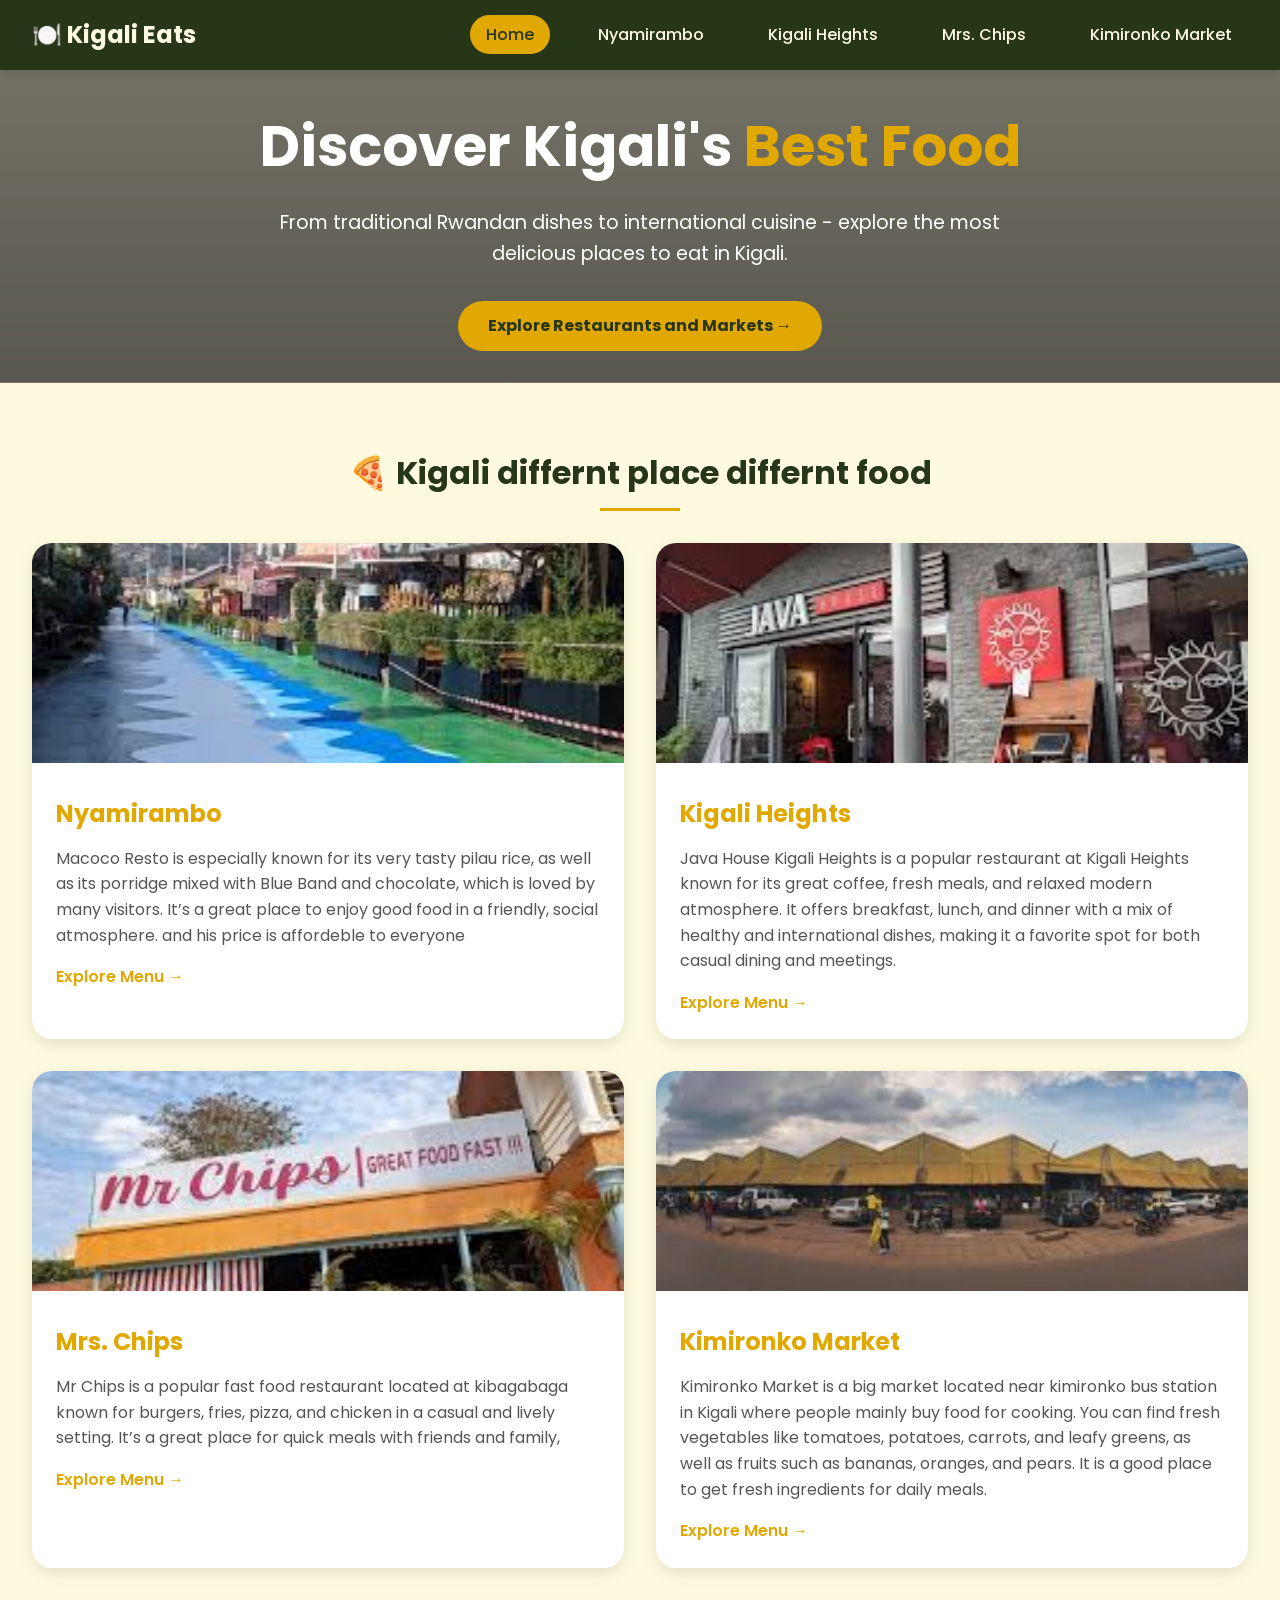
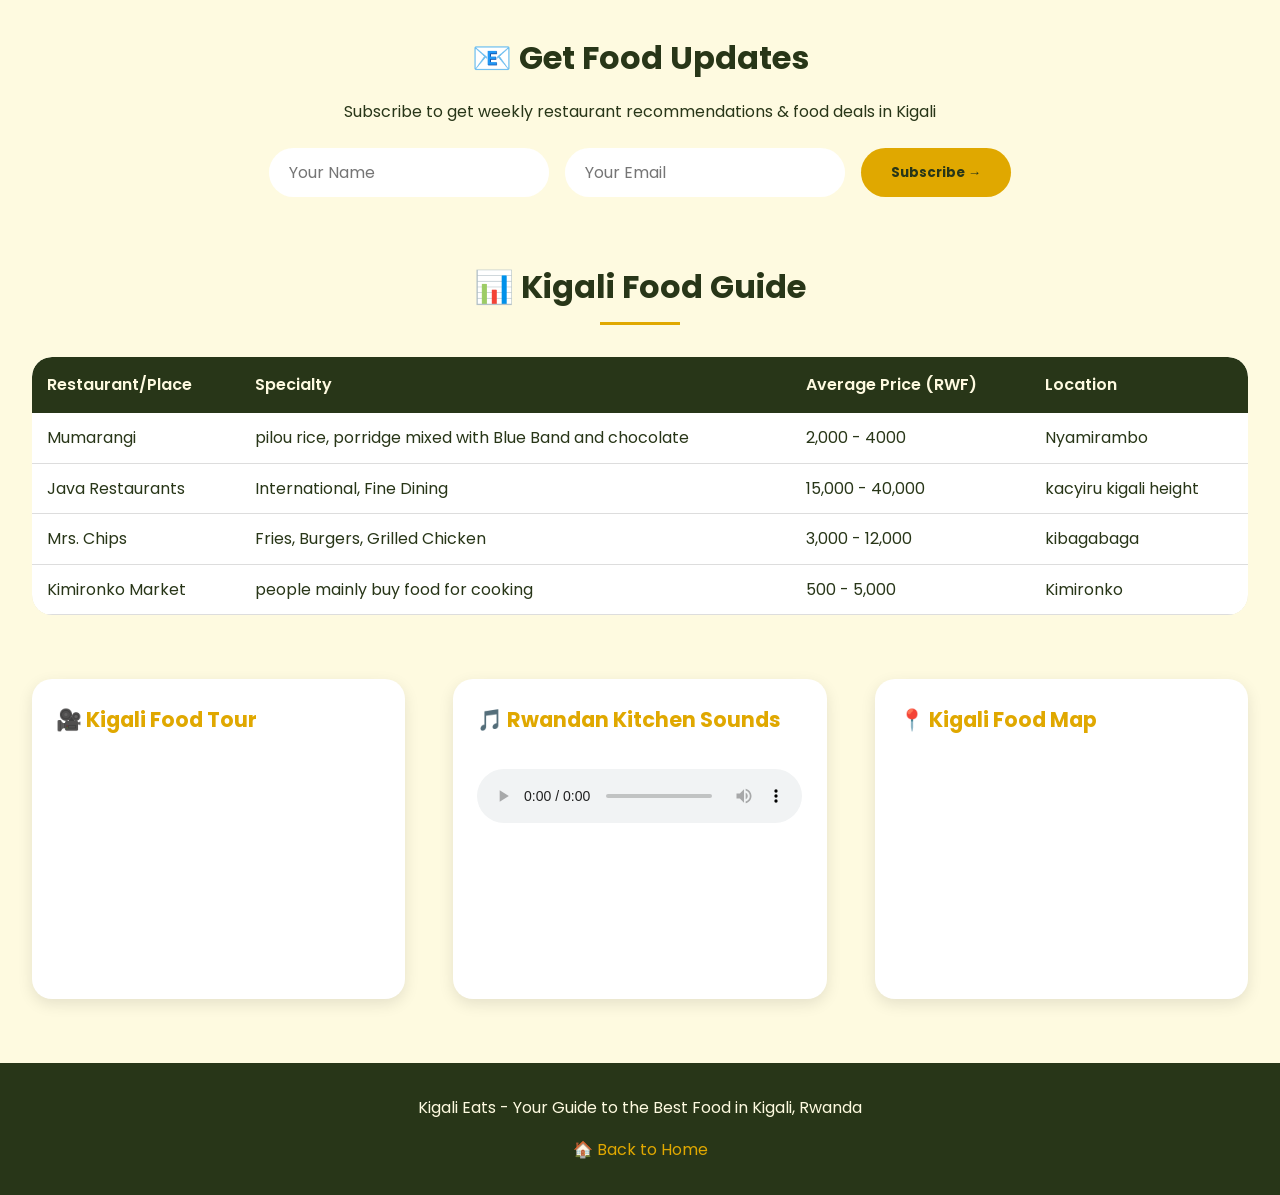
<file: index.html>
<!DOCTYPE html>
<html lang="en">
<head>
    <meta charset="UTF-8">
    <meta name="viewport" content="width=device-width, initial-scale=1.0">
    <title>Kigali Eats | Home</title>
    <link rel="stylesheet" href="index.css">
   
    <link href="https://fonts.googleapis.com/css2?family=Poppins:wght@300;400;500;600;700;800&display=swap" rel="stylesheet">
</head>
<body>

    <nav class="main-nav">
        <div class="nav-container">
            <div class="logo">
                <h2>🍽️ Kigali Eats</h2>
            </div>
            <ul class="nav-links">
                <li><a href="index.html" class="active">Home</a></li>
                <li><a href="nyamirambo.html">Nyamirambo</a></li>
                <li><a href="kigali-heights.html">Kigali Heights</a></li>
                <li><a href="mrs-chips.html">Mrs. Chips</a></li>
                <li><a href="kimironko-market.html">Kimironko Market</a></li>
            </ul>
        </div>
    </nav>

    <main>
        <section class="hero">
            <div class="hero-content">
                <h1>Discover Kigali's <span>Best Food</span></h1>
                <p>From traditional Rwandan dishes to international cuisine - explore the most delicious places to eat in Kigali.</p>
                <a href="#featured" class="btn-primary">Explore Restaurants and Markets →</a>
            </div>
        </section>

        <section class="featured-section" id="featured">
            <h2 class="section-title">🍕 Kigali differnt place differnt food</h2>
            <div class="food-grid">
                <div class="food-card">
                    <img src="makoko.jpg" alt="rice from Makoko">
                    <div class="food-info">
                        <h3>Nyamirambo</h3>
                        <p>Macoco Resto is especially known for its very tasty pilau rice, as well as its porridge mixed with Blue Band and chocolate, which is loved by many visitors. It’s a great place to enjoy good food in a friendly, social atmosphere.
 and his price is affordeble to everyone</p>
                        <a href="nyamirambo.html" class="card-link">Explore Menu →</a>
                    </div>
                </div>
                <div class="food-card">
                    <img src="images.jpg" alt="Kigali Heights Dining">
                    <div class="food-info">
                        <h3>Kigali Heights</h3>
                        <p>Java House Kigali Heights is a popular restaurant at Kigali Heights known for its great coffee, fresh meals, and relaxed modern atmosphere. It offers breakfast, lunch, and dinner with a mix of healthy and international dishes, making it a favorite spot for both casual dining and meetings.</p>
                        <a href="kigali-heights.html" class="card-link">Explore Menu →</a>
                    </div>
                </div>
                <div class="food-card">
                    <img src="mrschips.jpg" alt="Mrs Chips">
                    <div class="food-info">
                        <h3>Mrs. Chips</h3>
                        <p>Mr Chips is a popular fast food restaurant located at kibagabaga  known for burgers, fries, pizza, and chicken in a casual and lively setting. It’s a great place for quick meals with friends and family,</p>
                        <a href="mrs-chips.html" class="card-link">Explore Menu →</a>
                    </div>
                </div>
                <div class="food-card">
                    <img src="kimironko.jpg" alt="Kimironko Market">
                    <div class="food-info">
                        <h3>Kimironko Market</h3>
                        <p>Kimironko Market is a big market located near kimironko bus station in Kigali where people mainly buy food for cooking. You can find fresh vegetables like tomatoes, potatoes, carrots, and leafy greens, as well as fruits such as bananas, oranges, and pears. It is a good place to get fresh ingredients for daily meals.
</p>
                        <a href="kimironko-market.html" class="card-link">Explore Menu →</a>
                    </div>
                </div>
            </div>
        </section>

        <section class="newsletter">
            
            <div class="newsletter-container">
                
                <h3>📧 Get Food Updates</h3>
                <p>Subscribe to get weekly restaurant recommendations & food deals in Kigali</p>
                <form action="#" method="post">
                    <div class="form-group">
                        <input type="text" placeholder="Your Name" required>
                        <input type="email" placeholder="Your Email" required>
                        <button type="submit" class="btn-submit">Subscribe →</button>
                    </div>
                </form>
            </div>
        </section>

        <section class="info-section">
            <h2 class="section-title">📊 Kigali Food Guide</h2>
            <div class="table-wrapper">
                <table>
                    <thead>
                        <tr><th>Restaurant/Place</th><th>Specialty</th><th>Average Price (RWF)</th><th>Location</th></tr>
                    </thead>
                    <tbody>
                        <tr><td>Mumarangi</td><td>pilou rice, porridge mixed with Blue Band and chocolate</td><td>2,000 - 4000</td><td>Nyamirambo</td></tr>
                        <tr><td>Java Restaurants</td><td>International, Fine Dining</td><td>15,000 - 40,000</td><td>kacyiru kigali height</td></tr>
                        <tr><td>Mrs. Chips</td><td>Fries, Burgers, Grilled Chicken</td><td>3,000 - 12,000</td><td>kibagabaga</td></tr>
                        <tr><td>Kimironko Market</td><td>people mainly buy food for cooking</td><td>500 - 5,000</td><td>Kimironko</td></tr>
                    </tbody>
                </table>
            </div>
        </section>

        <section class="media-section">
            <div class="media-wrapper">
                <div class="media-card">
                    <h3>🎥 Kigali Food Tour</h3>
                    <div class="video-container">
    <div class="video-container">
   <iframe 
            src="https://player.vimeo.com/video/76979871?h=8e7b2d5f9a&title=0&byline=0&portrait=0" 
            title="African Food Documentary" 
            frameborder="0" 
            allow="autoplay; fullscreen; picture-in-picture" 
            allowfullscreen>
        </iframe>
</div>
</div>
                </div>
                <div class="media-card">
                    <h3>🎵 Rwandan Kitchen Sounds</h3>
                    <audio controls>
                        <source src="https://www.soundhelix.com/examples/mp3/SoundHelix-Song-1.mp3" type="audio/mpeg">
                    </audio>
                </div>
                <div class="media-card">
                    <h3>📍 Kigali Food Map</h3>
                    <iframe src="https://www.google.com/maps/embed?pb=!1m18!1m12!1m3!1d102886.62564277324!2d30.046728537110737!3d-1.9539993669195875!2m3!1f0!2f0!3f0!3m2!1i1024!2i768!4f13.1!3m3!1m2!1s0x19dca4258ed8e797%3A0xf32bcb37ab7f087e!2sKigali%2C%20Rwanda!5e0!3m2!1sen!2srw!4v1699012345678" width="100%" height="200" style="border:0;" allowfullscreen></iframe>
                </div>
            </div>
        </section>

        

       

        <footer>
            <p> Kigali Eats - Your Guide to the Best Food in Kigali, Rwanda</p>
            <a href="index.html">🏠 Back to Home</a>
        </footer>
    </main>
</body>
</html>
</file>
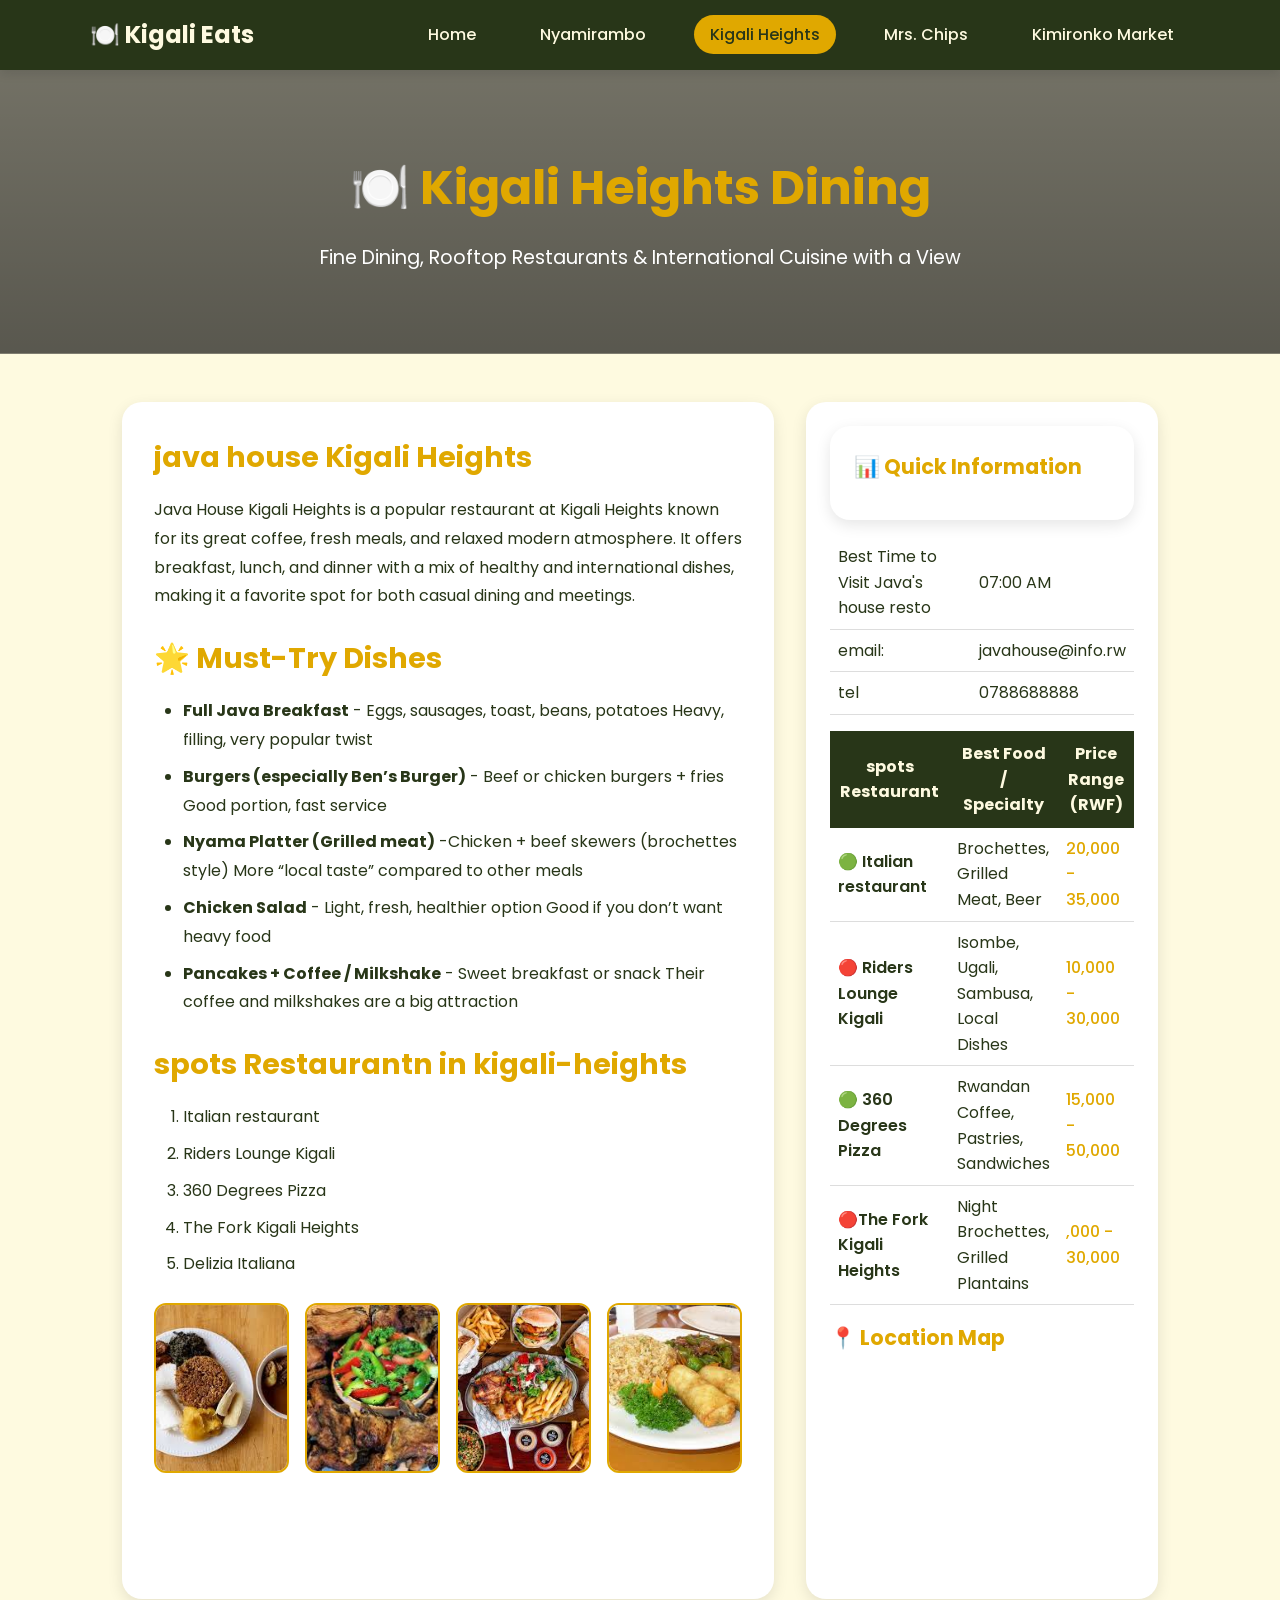
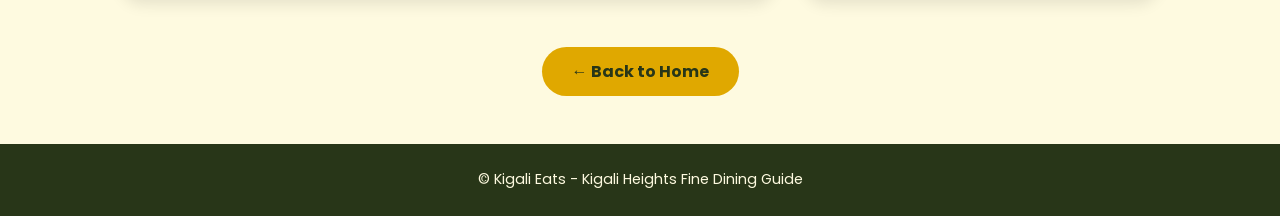
<file: kigali-heights.html>
<!DOCTYPE html>
<html lang="en">
<head>
    <meta charset="UTF-8">
    <meta name="viewport" content="width=device-width, initial-scale=1.0">
    <title>Kigali Eats | Kigali Heights Dining</title>
    <link rel="stylesheet" href="kigali-heights.css">
    <link href="https://fonts.googleapis.com/css2?family=Poppins:wght@300;400;500;600;700;800&display=swap" rel="stylesheet">
</head>
<body>

    <nav class="main-nav">
        <div class="nav-container">
            <div class="logo">
                <h2>🍽️ Kigali Eats</h2>
            </div>
            <ul class="nav-links">
                <li><a href="index.html">Home</a></li>
                <li><a href="nyamirambo.html">Nyamirambo</a></li>
                <li><a href="kigali-heights.html" class="active">Kigali Heights</a></li>
                <li><a href="mrs-chips.html">Mrs. Chips</a></li>
                <li><a href="kimironko-market.html">Kimironko Market</a></li>
            </ul>
        </div>
    </nav>

    <main>
        <div class="page-hero">
            <h1>🍽️ Kigali Heights Dining</h1>
            <p>Fine Dining, Rooftop Restaurants & International Cuisine with a View</p>
        </div>

        <div class="content-wrapper">
            <div class="main-content">
                <h2>java house Kigali Heights</h2>
                <p>Java House Kigali Heights is a popular restaurant at Kigali Heights known for its great coffee, fresh meals, and relaxed modern atmosphere. It offers breakfast, lunch, and dinner with a mix of healthy and international dishes, making it a favorite spot for both casual dining and meetings.</p>

                <h2>🌟 Must-Try Dishes</h2>
                <ul>
                    <li><strong>Full Java Breakfast</strong> - Eggs, sausages, toast, beans, potatoes
Heavy, filling, very popular twist</li>
                    <li><strong>Burgers (especially Ben’s Burger)</strong> - Beef or chicken burgers + fries
Good portion, fast service</li>
                    <li><strong>Nyama Platter (Grilled meat)</strong> -Chicken + beef skewers (brochettes style)
More “local taste” compared to other meals</li>
                    <li><strong>Chicken Salad</strong> - Light, fresh, healthier option
Good if you don’t want heavy food</li>
                    <li><strong>Pancakes + Coffee / Milkshake</strong> - Sweet breakfast or snack
Their coffee and milkshakes are a big attraction</li>
                </ul>

                <h2>spots Restaurantn in kigali-heights</h2>

                <ol>
                    <li>Italian restaurant</li>
                    <li>Riders Lounge Kigali</li>
                    <li>360 Degrees Pizza</li>
                    <li>The Fork Kigali Heights</li>
                    <li>Delizia Italiana</li>
                </ol>
                <div class="food-gallery">
                    <img src="cooked.jpg" alt="Fine Dining">
                    <img src="nyama.jpg" alt="Rooftop View">
                    <img src="neaer me.jpg" alt="Gourmet Dish">
                    <img src="dinner.jpg" alt="Coffee">
                </div>
            </div>

             <aside class="sidebar">
                
                <table>
                   
                    <aside class="sidebar"><h3>📊 Quick Information</h3></aside>
                     
                    <tr><td>Best Time to Visit Java's house resto</td><td>07:00 AM</td></tr>
                    <tr><td>email:</td><td>javahouse@info.rw</td></tr>
                    <tr><td>tel</td><td>0788688888</td></tr>
                    
                </table>                
 <table>
        <thead>
            <tr>
                <th>spots Restaurant</th>
                <th>Best Food / Specialty</th>
                <th>Price Range (RWF)</th>
            </tr>
        </thead>
        <tbody>
            <tr>
                <td class="restaurant">🟢 Italian restaurant</td>
                <td>Brochettes, Grilled Meat, Beer</td>
                <td class="price">20,000 - 35,000</td>
            </tr>
            <tr>
                <td class="restaurant">🔴 Riders Lounge Kigali</td>
                <td>Isombe, Ugali, Sambusa, Local Dishes</td>
                <td class="price">10,000 - 30,000</td>
            </tr>
            <tr>
                <td class="restaurant">🟢 360 Degrees Pizza</td>
                <td>Rwandan Coffee, Pastries, Sandwiches</td>
                <td class="price">15,000 - 50,000</td>
            </tr>
            <tr>
                <td class="restaurant">🔴The Fork Kigali Heights</td>
                <td>Night Brochettes, Grilled Plantains</td>
                <td class="price">,000 - 30,000</td>
            </tr>
        </tbody>
    </table>

               

                <h3>📍 Location Map</h3>
                <iframe src="https://www.google.com/maps/embed?pb=!1m18!1m12!1m3!1d3987.456!2d30.086!3d-1.944!2m3!1f0!2f0!3f0!3m2!1i1024!2i768!4f13.1!3m3!1m2!1s0x19dca59b6c1d0b5d%3A0x8f5c6e5b5e6d4c3a!2sKigali%20Heights!5e0!3m2!1sen!2srw!4v1699012345678" width="100%" height="200" style="border:0;" allowfullscreen></iframe>
            </aside>
        </div>

        <div class="back-link">
            <a href="index.html">← Back to Home</a>
        </div>

        <footer>
            <p>©  Kigali Eats - Kigali Heights Fine Dining Guide</p>
        </footer>
    </main>
</body>
</html>
</file>
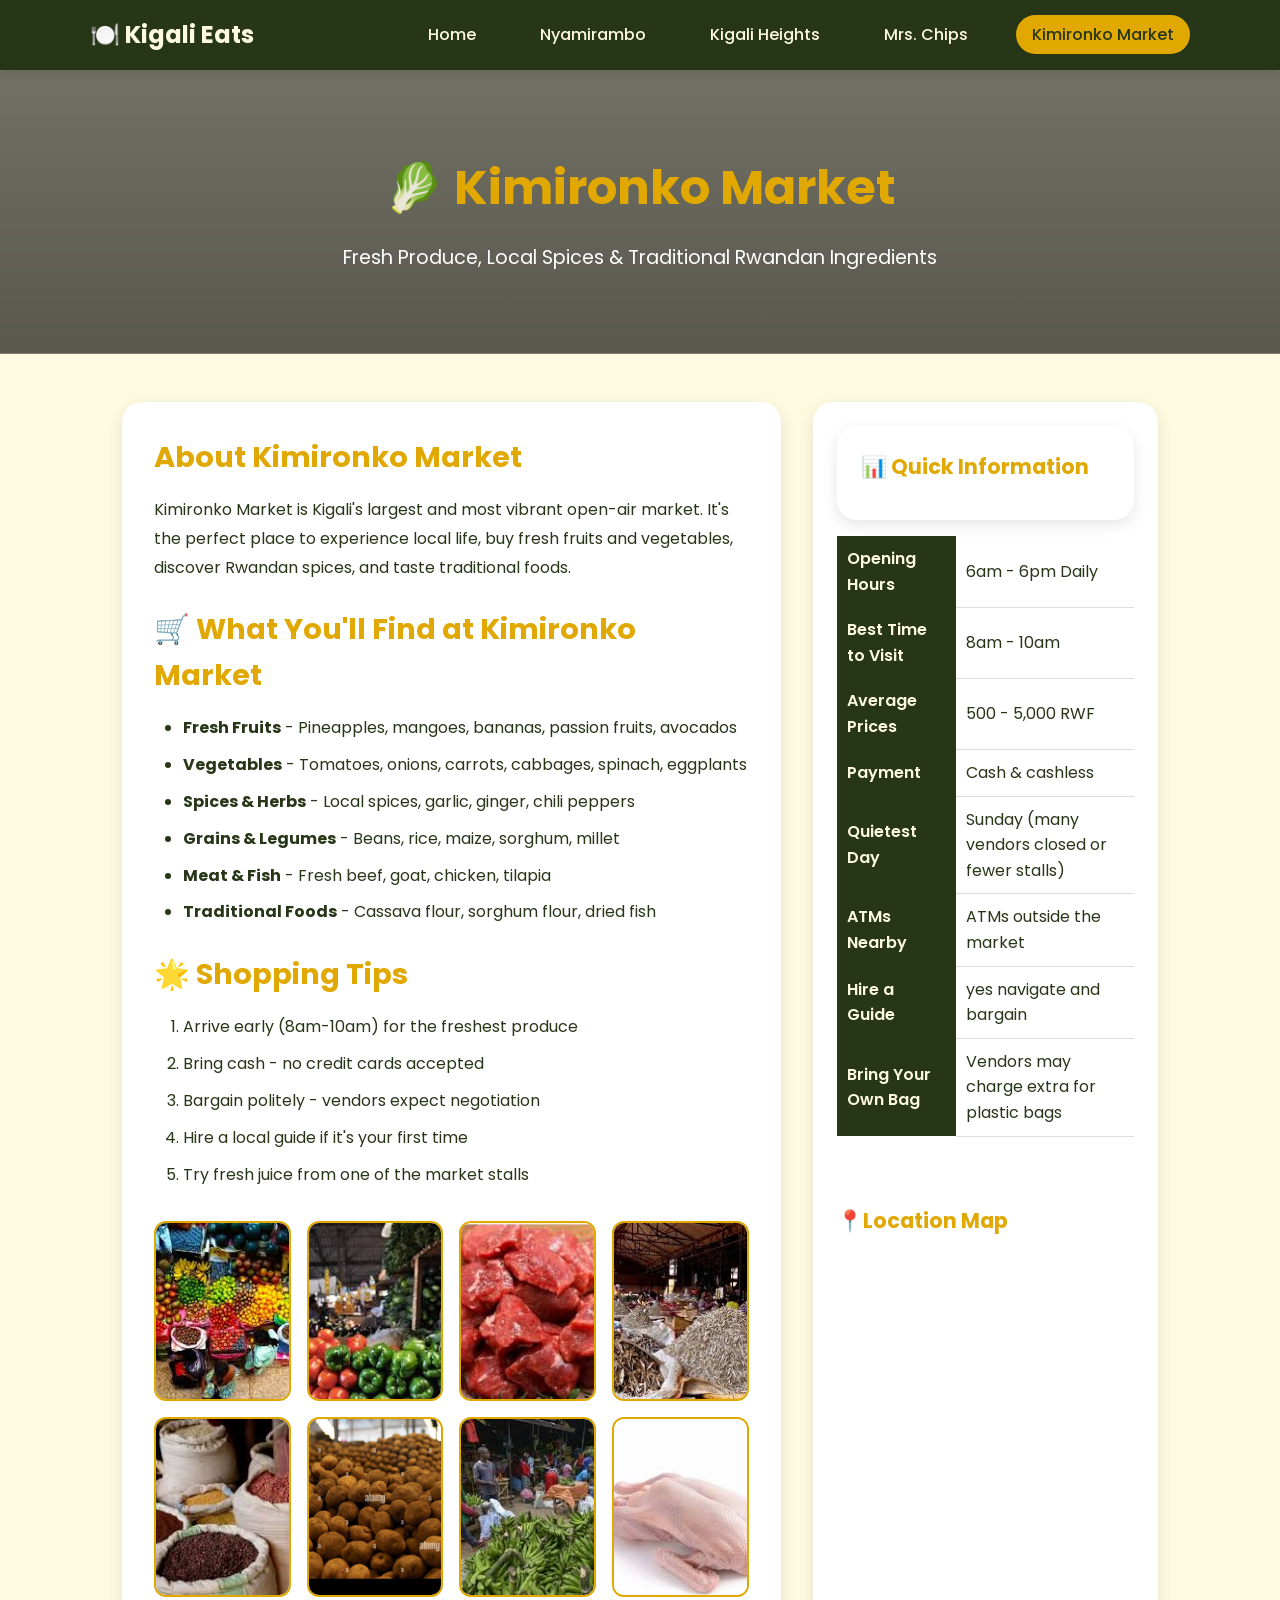
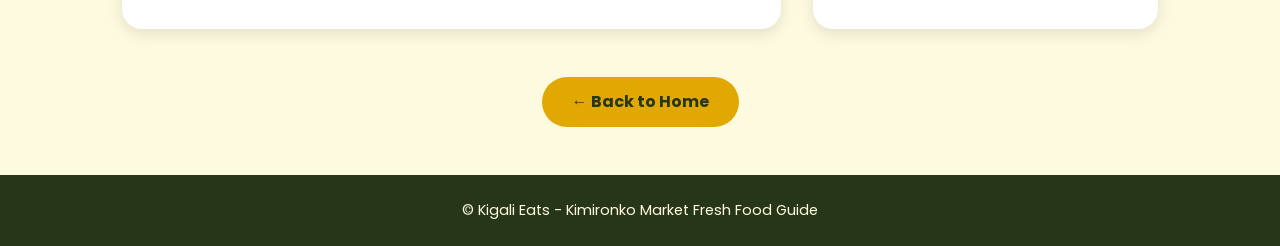
<file: kimironko-market.html>
<!DOCTYPE html>
<html lang="en">
<head>
    <meta charset="UTF-8">
    <meta name="viewport" content="width=device-width, initial-scale=1.0">
    <title>Kigali Eats | Kimironko Market</title>
    <link rel="stylesheet" href="kimironko-market.css">
    <link href="https://fonts.googleapis.com/css2?family=Poppins:wght@300;400;500;600;700;800&display=swap" rel="stylesheet">
</head>
<body>

    <nav class="main-nav">
        <div class="nav-container">
            <div class="logo">
                <h2>🍽️ Kigali Eats</h2>
            </div>
            <ul class="nav-links">
                <li><a href="index.html">Home</a></li>
                <li><a href="nyamirambo.html">Nyamirambo</a></li>
                <li><a href="kigali-heights.html">Kigali Heights</a></li>
                <li><a href="mrs-chips.html">Mrs. Chips</a></li>
                <li><a href="kimironko-market.html" class="active">Kimironko Market</a></li>
            </ul>
        </div>
    </nav>

    <main>
        <div class="page-hero">
            <h1>🥬 Kimironko Market</h1>
            <p>Fresh Produce, Local Spices & Traditional Rwandan Ingredients</p>
        </div>

        <div class="content-wrapper">
            <div class="main-content">
                <h2>About Kimironko Market</h2>
                <p>Kimironko Market is Kigali's largest and most vibrant open-air market. It's the perfect place to experience local life, buy fresh fruits and vegetables, discover Rwandan spices, and taste traditional foods.</p>

                <h2>🛒 What You'll Find at Kimironko Market</h2>
                <ul>
                    <li><strong>Fresh Fruits</strong> - Pineapples, mangoes, bananas, passion fruits, avocados</li>
                    <li><strong>Vegetables</strong> - Tomatoes, onions, carrots, cabbages, spinach, eggplants</li>
                    <li><strong>Spices & Herbs</strong> - Local spices, garlic, ginger, chili peppers</li>
                    <li><strong>Grains & Legumes</strong> - Beans, rice, maize, sorghum, millet</li>
                    <li><strong>Meat & Fish</strong> - Fresh beef, goat, chicken, tilapia</li>
                    <li><strong>Traditional Foods</strong> - Cassava flour, sorghum flour, dried fish</li>
                </ul>

                <h2>🌟 Shopping Tips</h2>
                <ol>
                    <li>Arrive early (8am-10am) for the freshest produce</li>
                    <li>Bring cash - no credit cards accepted</li>
                    <li>Bargain politely - vendors expect negotiation</li>
                    <li>Hire a local guide if it's your first time</li>
                    <li>Try fresh juice from one of the market stalls</li>
                </ol>

                <div class="food-gallery">
                    
                    <img src="imbuto.jpg" alt="fruits">
                    <img src="imboga.jpg" alt="vegetables">
                    <img src="inka.jpg" alt="Market Scene">
                    <img src="indagara.jpg" alt="Fresh Fruits">
                    <img src="ibishyimbo.jpg" alt="Vegetables">
                    <img src="irish potatoes.jpg" alt="Spices">
                    <img src="matoke.jpg" alt="Market Scene">
                    <img src="inkoko.jpg" alt="Fresh Fruits">
                </div>
            </div>

            <aside class="sidebar">
               
                    
                </table>

            <aside class="sidebar">  <h3>📊 Quick Information</h3></aside>
              
                <table>
                    <tr><th>Opening Hours</th><td>6am - 6pm Daily</td></tr>
                    <tr><th>Best Time to Visit</th><td>8am - 10am</td></tr>
                    <tr><th>Average Prices</th><td>500 - 5,000 RWF</td></tr>
                    <tr><th>Payment</th><td>Cash & cashless</td></tr>
                    <tr><th>Quietest Day</th><td>Sunday (many vendors closed or fewer stalls)</td></tr>
                    <tr><th>ATMs Nearby</th><td>ATMs outside the market</td></tr>
                    <tr><th>Hire a Guide</th><td>yes navigate and bargain</td></tr>
                    <tr><th>Bring Your Own Bag</th><td> Vendors may charge extra for plastic bags</td></tr>
                    
                </table>
                <br><br>

                

                <h3>📍Location Map</h3>
                <iframe src="https://www.google.com/maps/embed?pb=!1m18!1m12!1m3!1d7974.123!2d30.090!3d-1.944!2m3!1f0!2f0!3f0!3m2!1i1024!2i768!4f13.1!3m3!1m2!1s0x19dca5f6e7d8c9b0%3A0x3a2b1c0d9e8f7a6b!2sKimironko%20Market!5e0!3m2!1sen!2srw!4v1699012345678" width="100%" height="200" style="border:0;" allowfullscreen></iframe>
            </aside>
        </div>

        <div class="back-link">
            <a href="index.html">← Back to Home</a>
        </div>

        

        <footer>
            <p>© Kigali Eats - Kimironko Market Fresh Food Guide</p>
        </footer>
    </main>
</body>
</html>
</file>
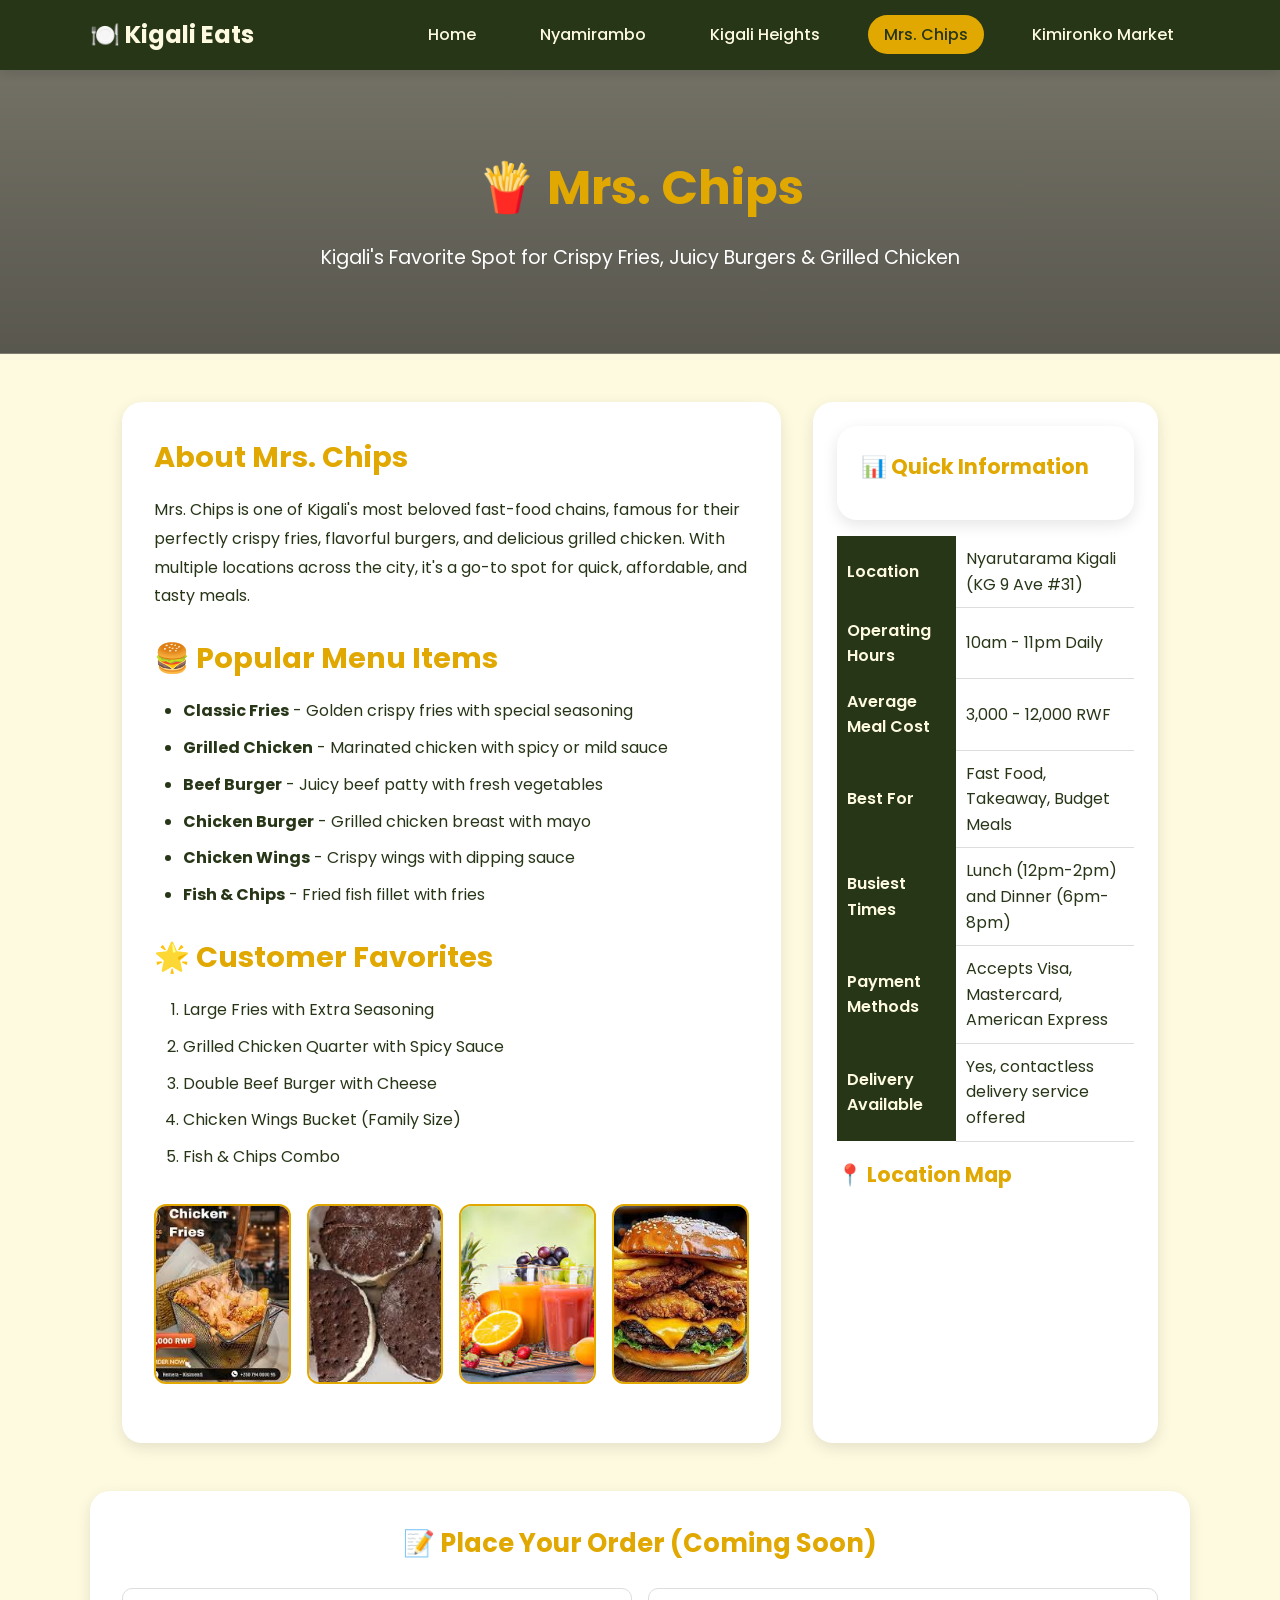
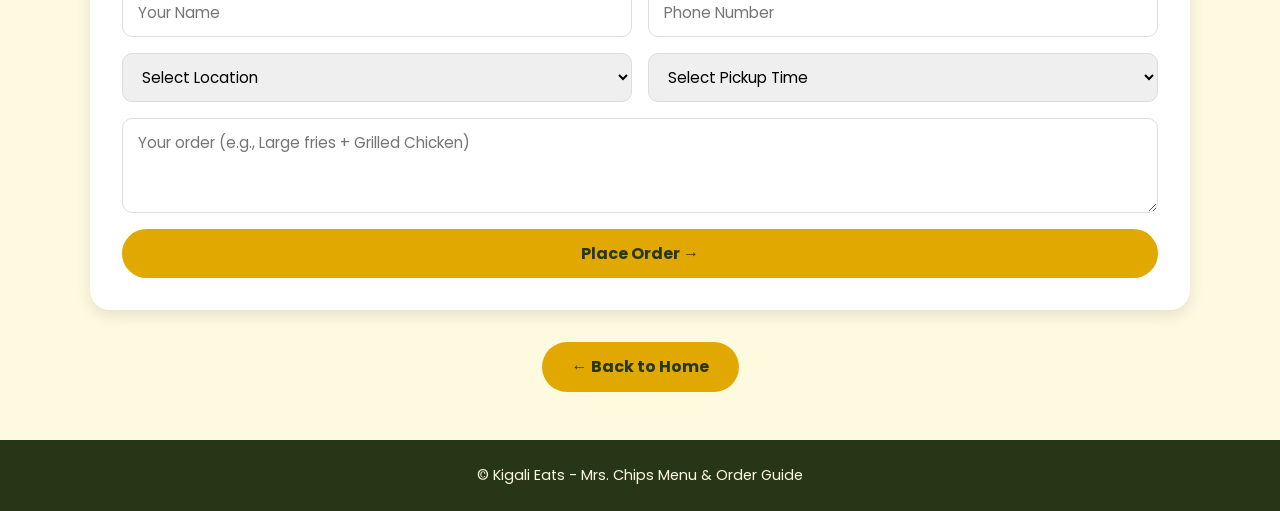
<file: mrs-chips.html>
<!DOCTYPE html>
<html lang="en">
<head>
    <meta charset="UTF-8">
    <meta name="viewport" content="width=device-width, initial-scale=1.0">
    <title>Kigali Eats | Mrs. Chips</title>
    <link rel="stylesheet" href="mrs-chips.css">
    <link href="https://fonts.googleapis.com/css2?family=Poppins:wght@300;400;500;600;700;800&display=swap" rel="stylesheet">
</head>
<body>

    <nav class="main-nav">
        <div class="nav-container">
            <div class="logo">
                <h2>🍽️ Kigali Eats</h2>
            </div>
            <ul class="nav-links">
                <li><a href="index.html">Home</a></li>
                <li><a href="nyamirambo.html">Nyamirambo</a></li>
                <li><a href="kigali-heights.html">Kigali Heights</a></li>
                <li><a href="mrs-chips.html" class="active">Mrs. Chips</a></li>
                <li><a href="kimironko-market.html">Kimironko Market</a></li>
            </ul>
        </div>
    </nav>

    <main>
        <div class="page-hero">
            <h1>🍟 Mrs. Chips</h1>
            <p>Kigali's Favorite Spot for Crispy Fries, Juicy Burgers & Grilled Chicken</p>
        </div>

        <div class="content-wrapper">
            <div class="main-content">
                <h2>About Mrs. Chips</h2>
                <p>Mrs. Chips is one of Kigali's most beloved fast-food chains, famous for their perfectly crispy fries, flavorful burgers, and delicious grilled chicken. With multiple locations across the city, it's a go-to spot for quick, affordable, and tasty meals.</p>

                <h2>🍔 Popular Menu Items</h2>
                <ul>
                    <li><strong>Classic Fries</strong> - Golden crispy fries with special seasoning</li>
                    <li><strong>Grilled Chicken</strong> - Marinated chicken with spicy or mild sauce</li>
                    <li><strong>Beef Burger</strong> - Juicy beef patty with fresh vegetables</li>
                    <li><strong>Chicken Burger</strong> - Grilled chicken breast with mayo</li>
                    <li><strong>Chicken Wings</strong> - Crispy wings with dipping sauce</li>
                    <li><strong>Fish & Chips</strong> - Fried fish fillet with fries</li>
                </ul>

                <h2>🌟 Customer Favorites</h2>
                <ol>
                    <li>Large Fries with Extra Seasoning</li>
                    <li>Grilled Chicken Quarter with Spicy Sauce</li>
                    <li>Double Beef Burger with Cheese</li>
                    <li>Chicken Wings Bucket (Family Size)</li>
                    <li>Fish & Chips Combo</li>
                </ol>

                <div class="food-gallery">
                    <img src="chipss.jpg" alt="Fries">
                    <img src="keke.jpg" alt="big keke">
                    <img src="juice2.jpg" alt="nature juice">
                    <img src="pizza.jpg" alt="fast food">
                </div>
            </div>

            <aside class="sidebar">
                
                <table>
                     <aside class="sidebar">  <h3>📊 Quick Information</h3></aside>
                    <tr><th>Location</th><td>Nyarutarama Kigali (KG 9 Ave #31)</td></tr>
                    <tr><th>Operating Hours</th><td>10am - 11pm Daily</td></tr>
                    <tr><th>Average Meal Cost</th><td>3,000 - 12,000 RWF</td></tr>
                    <tr><th>Best For</th><td>Fast Food, Takeaway, Budget Meals</td></tr>
                    <tr><th>Busiest Times</th><td>Lunch (12pm-2pm) and Dinner (6pm-8pm)</td></tr>
                    <tr><th>Payment Methods</th><td> Accepts Visa, Mastercard, American Express</td></tr>
                    <tr><th>Delivery Available</th><td>Yes, contactless delivery service offered </td></tr>
                   
                </table>

               

                <h3>📍 Location Map</h3>
                <iframe src="https://www.google.com/maps/embed?pb=!1m18!1m12!1m3!1d7974.889!2d30.060!3d-1.944!2m3!1f0!2f0!3f0!3m2!1i1024!2i768!4f13.1!3m3!1m2!1s0x19dca4258ed8e797%3A0xf32bcb37ab7f087e!2sKigali%2C%20Rwanda!5e0!3m2!1sen!2srw!4v1699012345678" width="100%" height="200" style="border:0;" allowfullscreen></iframe>
            </aside>
        </div>

        <div class="order-form">
            <h3>📝 Place Your Order (Coming Soon)</h3>
            <form action="#" method="post">
                <div class="form-row">
                    <input type="text" placeholder="Your Name" required>
                    <input type="tel" placeholder="Phone Number" required>
                </div>
                <div class="form-row">
                    <select required>
                        <option value="">Select Location</option>
                        <option>City Center</option>
                        <option>Remera</option>
                        <option>Kimihurura</option>
                        <option>kibagabaga</option>
                    </select>
                    <select required>
                        <option value="">Select Pickup Time</option>
                        <option>As soon as possible</option>
                        <option>11:00 AM</option>
                        <option>1:00 PM</option>
                        <option>3:00 PM</option>
                        <option>6:00 PM</option>
                    </select>
                </div>
                <div class="form-row">
                    <textarea placeholder="Your order (e.g., Large fries + Grilled Chicken)" rows="3"></textarea>
                </div>
                <button type="submit" class="btn-order">Place Order →</button>
            </form>
        </div>

        <div class="back-link">
            <a href="index.html">← Back to Home</a>
        </div>

        <footer>
            <p>©  Kigali Eats - Mrs. Chips Menu & Order Guide</p>
        </footer>
    </main>
</body>
</html>
</file>
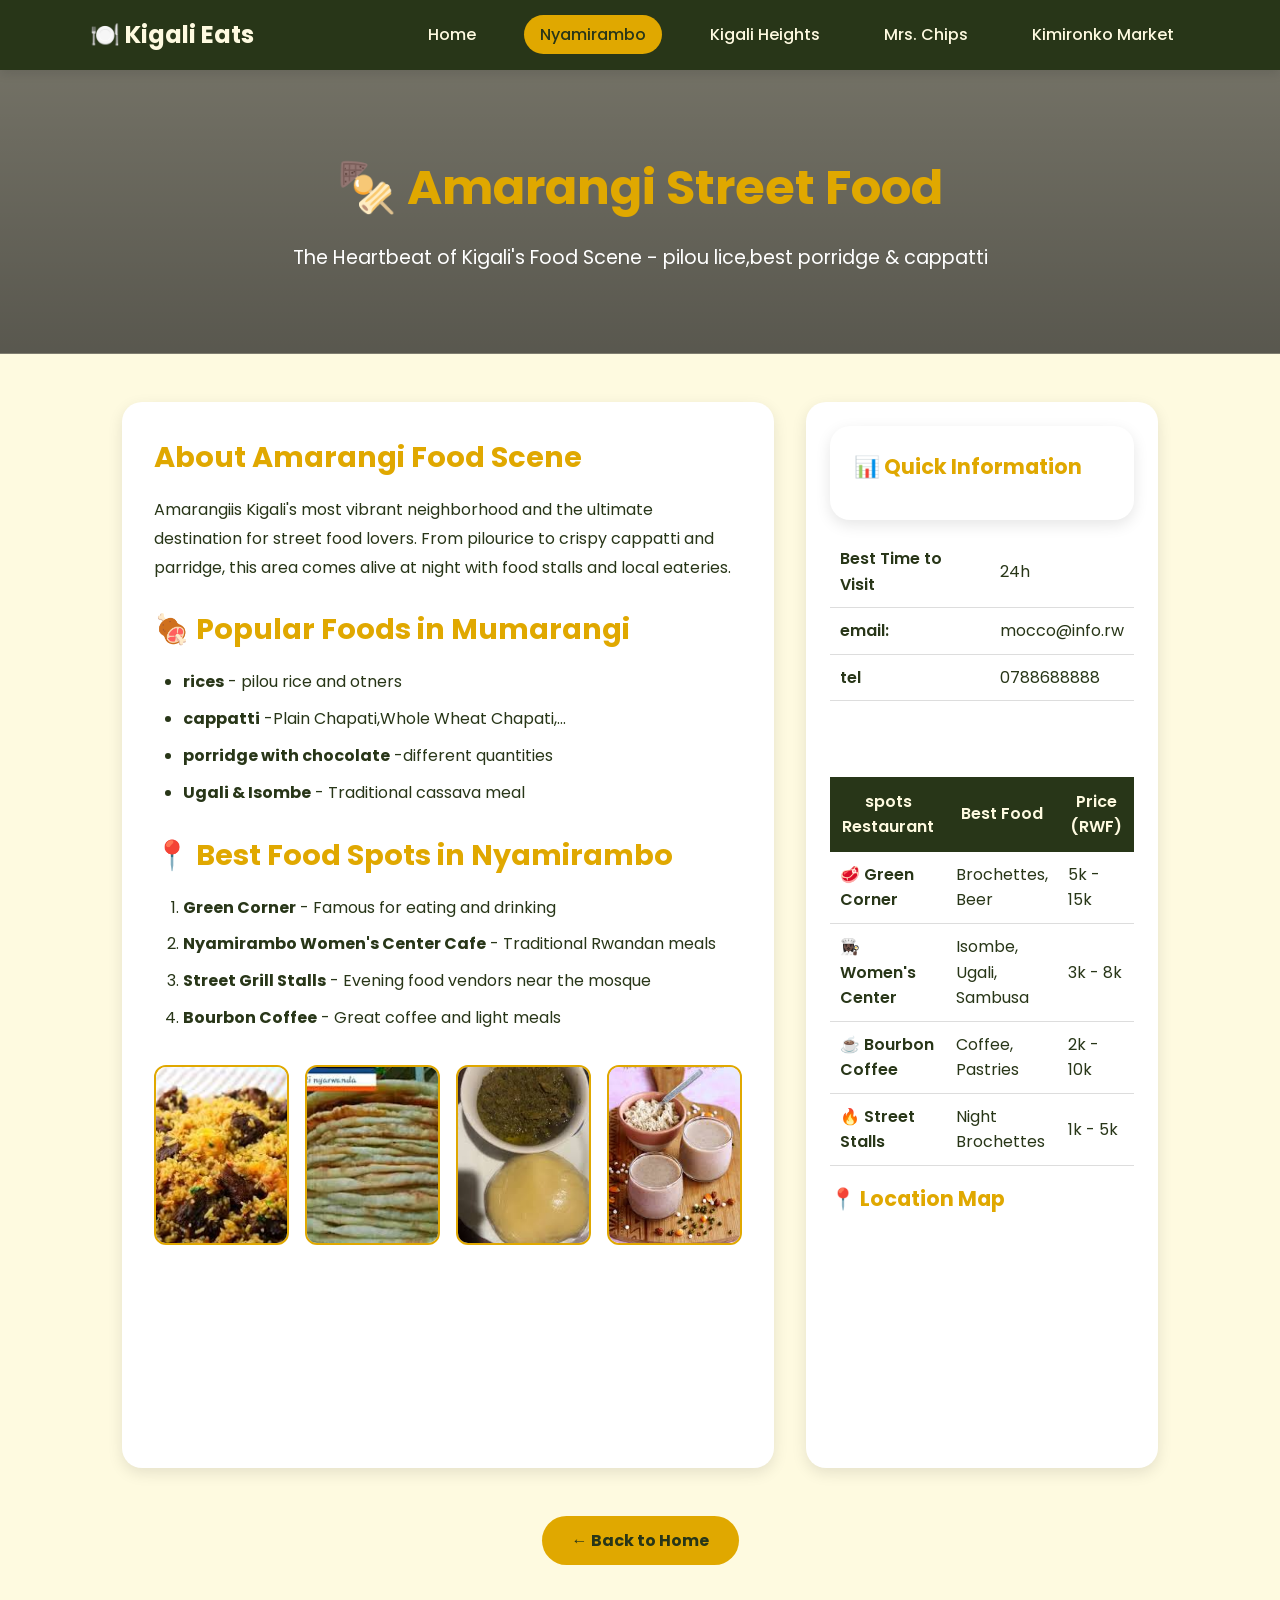
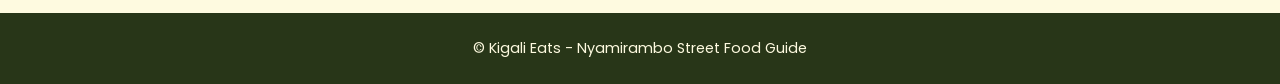
<file: nyamirambo.html>
<!DOCTYPE html>
<html lang="en">
<head>
    <meta charset="UTF-8">
    <meta name="viewport" content="width=device-width, initial-scale=1.0">
    <title>Kigali Eats | Nyamirambo Food</title>
    <link rel="stylesheet" href="nyamirambo.css">
    <link href="https://fonts.googleapis.com/css2?family=Poppins:wght@300;400;500;600;700;800&display=swap" rel="stylesheet">
</head>
<body>

    <nav class="main-nav">
        <div class="nav-container">
            <div class="logo">
                <h2>🍽️ Kigali Eats</h2>
            </div>
            <ul class="nav-links">
                <li><a href="index.html">Home</a></li>
                <li><a href="nyamirambo.html" class="active">Nyamirambo</a></li>
                <li><a href="kigali-heights.html">Kigali Heights</a></li>
                <li><a href="mrs-chips.html">Mrs. Chips</a></li>
                <li><a href="kimironko-market.html">Kimironko Market</a></li>
            </ul>
        </div>
    </nav>

    <main>
        <div class="page-hero">
            <h1>🍢 Amarangi Street Food</h1>
            <p>The Heartbeat of Kigali's Food Scene - pilou lice,best porridge & cappatti</p>
        </div>

        <div class="content-wrapper">
            <div class="main-content">
                <h2>About Amarangi Food Scene</h2>
                <p>Amarangiis Kigali's most vibrant neighborhood and the ultimate destination for street food lovers. From pilourice to crispy cappatti and parridge, this area comes alive at night with food stalls and local eateries.</p>
                
                <h2>🍖 Popular Foods in Mumarangi</h2>
                <ul>
                    <li><strong>rices</strong> - pilou rice and otners</li>
                    <li><strong>cappatti</strong> -Plain Chapati,Whole Wheat Chapati,...</li>
                    <li><strong>porridge with chocolate</strong> -different quantities</li>
                    <li><strong>Ugali & Isombe</strong> - Traditional cassava meal</li>
                    
                </ul>

                <h2>📍 Best Food Spots in Nyamirambo</h2>
                <ol>
                    <li><strong>Green Corner</strong> - Famous for eating and drinking</li>
                    <li><strong>Nyamirambo Women's Center Cafe</strong> - Traditional Rwandan meals</li>
                    <li><strong>Street Grill Stalls</strong> - Evening food vendors near the mosque</li>
                    <li><strong>Bourbon Coffee</strong> - Great coffee and light meals</li>
                </ol>

                <div class="food-gallery">
                    <img src="pilawu.jpg" alt="rices">
                    <img src="cappati.jpg" alt="chapati">
                    <img src="sombe.jpg" alt="isombe na ugali">
                    <img src="porridge.jpg" alt="porridge">
                </div>
            </div>

            <aside class="sidebar">
               
                <table>
                     <aside class="sidebar">   <h3>📊 Quick Information</h3></aside>
                    <tr><td>Best Time to Visit</td><td>24h</td></tr>
                    <tr><td>email:</td><td>mocco@info.rw</td></tr>
                    <tr><td>tel</td><td>0788688888</td></tr>
                    
                    
                </table> <br> <br>

   
    <table>
        <thead>
            <tr><th>spots Restaurant</th><th>Best Food</th><th>Price (RWF)</th></tr>
        </thead>
        <tbody >
            <tr><td>🥩 Green Corner</td><td>Brochettes, Beer</td><td>5k - 15k</td></tr>
            <tr><td>👩🏿‍🍳 Women's Center</td><td>Isombe, Ugali, Sambusa</td><td>3k - 8k</td></tr>
            <tr><td>☕ Bourbon Coffee</td><td>Coffee, Pastries</td><td>2k - 10k</td></tr>
            <tr><td>🔥 Street Stalls</td><td>Night Brochettes</td><td>1k - 5k</td></tr>
        </tbody>
    </table>

                <h3>📍 Location Map</h3>
                <iframe src="https://www.google.com/maps/embed?pb=!1m18!1m12!1m3!1d7975.456!2d30.058!3d-1.944!2m3!1f0!2f0!3f0!3m2!1i1024!2i768!4f13.1!3m3!1m2!1s0x19dca5c0a8c5e6f7%3A0x2d9b8a5e6f7d8c9a!2sNyamirambo%2C%20Kigali!5e0!3m2!1sen!2srw!4v1699012345678" width="100%" height="200" style="border:0;" allowfullscreen></iframe>
            </aside>
        </div>

        <div class="back-link">
            <a href="index.html">← Back to Home</a>
        </div>

        <footer>
            <p>© Kigali Eats - Nyamirambo Street Food Guide</p>
        </footer>
    </main>
</body>
</html>
</file>
<file: index.css>
* {
    margin: 0;
    padding: 0;
    box-sizing: border-box;
}

body {
    font-family: 'Poppins', sans-serif;
    background: #fefae0;
    color: #283618;
    line-height: 1.6;
    overflow-x: hidden;
    width: 100%;
}


.main-nav {
    background: #283618;
    padding: 1rem 2rem;
    position: sticky;
    top: 0;
    z-index: 100;
    box-shadow: 0 4px 10px rgba(0,0,0,0.1);
}

.nav-container {
    max-width: 1300px;
    margin: 0 auto;
    display: flex;
    justify-content: space-between;
    align-items: center;
    flex-wrap: wrap;
}

.logo h2 {
    color: #fefae0;
    font-size: 1.5rem;
}

.nav-links {
    display: flex;
    gap: 2rem;
    list-style: none;
    flex-wrap: wrap;
}

.nav-links a {
    color: #fefae0;
    text-decoration: none;
    padding: 0.5rem 1rem;
    border-radius: 25px;
    transition: all 0.3s ease;
    font-weight: 500;
}

.nav-links a:hover {
    background: #e0a800;
    color: #283618;
    transform: translateY(-2px);
}

.nav-links a.active {
    background: #e0a800;
    color: #283618;
}

.hero {
    background: linear-gradient(rgba(0,0,0,0.55), rgba(0,0,0,0.65)), 
                url('https://images.pexels.com/photos/958545/pexels-photo-958545.jpeg?w=1200&h=600&fit=crop');
    background-size: cover;
    background-position: center;
   
    display: flex;
    align-items: center;
    justify-content: center;
    text-align: center;
    color: white;
    padding: 2rem;
}

.hero-content {
    max-width: 800px;
}

.hero-content h1 {
    font-size: 3.5rem;
    margin-bottom: 1rem;
}

.hero-content h1 span {
    color: #e0a800;
}

.hero-content p {
    font-size: 1.2rem;
    margin-bottom: 2rem;
}

.btn-primary {
    background: #e0a800;
    color: #283618;
    padding: 12px 30px;
    text-decoration: none;
    border-radius: 40px;
    font-weight: bold;
    transition: all 0.3s ease;
    display: inline-block;
}

.btn-primary:hover {
    background: #f5c518;
    transform: scale(1.05);
}

.section-title {
    text-align: center;
    font-size: 2rem;
    color: #283618;
    margin-bottom: 2rem;
    position: relative;
    padding-bottom: 0.8rem;
}

.section-title::after {
    content: '';
    position: absolute;
    bottom: 0;
    left: 50%;
    transform: translateX(-50%);
    width: 80px;
    height: 3px;
    background: #e0a800;
}

.featured-section {
    max-width: 1300px;
    margin: 4rem auto;
    padding: 0 2rem;
}

.food-grid{
      display: grid;
    grid-template-columns: repeat(2, 1fr); 
    gap: 2rem;
}

.food-card {
    background: white;
    border-radius: 20px;
    overflow: hidden;
    box-shadow: 0 5px 15px rgba(0,0,0,0.1);
    transition: all 0.3s ease;
}

.food-card:hover {
    transform: translateY(-10px);
    box-shadow: 0 15px 30px rgba(0,0,0,0.15);
}

.food-card img {
    width: 100%;
    height: 220px;
    object-fit: cover;
}

.food-info {
    padding: 1.5rem;
}

.food-info h3 {
    color: #e0a800;
    font-size: 1.5rem;
    margin-bottom: 0.8rem;
}

.food-info p {
    color: #555;
    line-height: 1.6;
    margin-bottom: 1rem;
}

.card-link {
    color: #e0a800;
    text-decoration: none;
    font-weight: 600;
    display: inline-block;
    
    transition: all 0.3s ease;
}

.card-link:hover {
    color: #f5c518;
    transform: translateX(5px);
}

.newsletter {
   background: #fefae0;
    color:#283618
    padding  3rem 2rem;
    margin : 3rem 0;
}

.newsletter-container {
    max-width: 1300px;
    margin: 0 auto;
    text-align: center;
}

.newsletter-container h3 {
    font-size: 2rem;
    margin-bottom: 1rem;
    }

.newsletter-container p {
    margin-bottom: 1.5rem;
    font-size: 1rem;
}

.form-group {
    display: flex;
    flex-wrap: wrap;
    justify-content: center;
    gap: 1rem;
}

.form-group input {
    padding: 12px 20px;
    border: none;
    border-radius: 40px;
    font-size: 1rem;
    width: 280px;
    font-family: 'Poppins', sans-serif;
    color: #283618;
   
}

.btn-submit {
    background: #e0a800;
    color: #283618;
    padding: 12px 30px;
    border: none;
    border-radius: 40px;
    font-weight: bold;
    cursor: pointer;
    transition: all 0.3s ease;
    font-family: 'Poppins', sans-serif;
}

.btn-submit:hover {
    background: #f5c518;
    transform: scale(1.05);
}

.info-section {
    max-width: 1300px;
    margin: 4rem auto;
    padding: 0 2rem;
}

.table-wrapper {
    overflow-x: auto;
    border-radius: 20px;
}

.info-section table {
    width: 100%;
    border-collapse: collapse;
    background: white;
    border-radius: 20px;
    overflow: hidden;
    box-shadow: 0 5px 15px rgba(0,0,0,0.1);
}

.info-section th {
    background: #283618;
    color: #fefae0;
    padding: 15px;
    text-align: left;
    font-weight: 600;
}

.info-section td {
    padding: 12px 15px;
    border-bottom: 1px solid #ddd;
}

.info-section tr:hover {
    background: #fefae0;
}


.media-section {
    max-width: 1300px;
    margin: 4rem auto;
    padding: 0 2rem;
}

.media-wrapper {
    display: flex;
    flex-wrap: wrap;
    gap: 3rem;
}

.media-card {
    flex: 1 1 calc(33.333% - 2rem);
    height: 320px;
    background: white;
    border-radius: 20px;
    padding: 1.5rem;
    box-shadow: 0 5px 15px rgba(0,0,0,0.1);
    transition: transform 0.3s ease;
    min-width: 250px;
}

.media-card:hover {
    transform: translateY(-5px);
}

.media-card h3 {
    color: #e0a800;
    margin-bottom: 1rem;
    font-size: 1.3rem;
}

.video-container {
  
    position: relative;
    padding-bottom: 56.25%;
    height: 0;
    overflow: hidden;
    border-radius: 12px;
}

.video-container iframe {
    position:absolute;
    top: 0;
    left: 0;
    width: 100%;
    height: 100%;
    border-radius: 12px;
}

.media-card audio {
    width: 100%;
    margin-top: 1rem;
}

.media-card iframe {
    border-radius: 12px;
    margin-top: 0.5rem;
}

footer {
    background: #283618;
    color: #fefae0;
    text-align: center;
    padding: 2rem;
    margin-top: 3rem;
}

footer p {
    margin-bottom: 1rem;
}

footer a {
    color: #e0a800;
    text-decoration: none;
    transition: color 0.3s ease;
}

footer a:hover {
    color: #f5c518;
}

@media(max-width: 375px) {
    body {
        font-size: 13px;
    }
    
    
    .main-nav {
        padding: 0.6rem 0.8rem;
    }
    
    .nav-container {
        flex-direction: column;
        gap: 0.6rem;
        text-align: center;
    }
    
    .logo h2 {
        font-size: 1.1rem;
    }
    
    .nav-links {
        flex-direction: column;
        gap: 0.3rem;
        width: 100%;
    }
    
    .nav-links li {
        width: 100%;
    }
    
    .nav-links a {
        display: block;
        padding: 0.4rem 0.5rem;
        font-size: 0.8rem;
    }
    
   
    .hero {
        min-height: 50vh;
        padding: 1.5rem 0.8rem;
    }
    
    .hero-content h1 {
        font-size: 1.5rem;
    }
    
    .hero-content p {
        font-size: 0.8rem;
    }
    
    .btn-primary {
        padding: 8px 16px;
        font-size: 0.75rem;
    }
    
   
    .section-title {
        font-size: 1.3rem;
    }
    
   
    .featured-section {
        margin: 1.5rem auto;
        padding: 0 0.8rem;
    }
    
    .food-grid {
        grid-template-columns: 1fr;
        gap: 1rem;
    }
    
    .food-card img {
        height: 160px;
    }
    
    .food-info {
        padding: 0.8rem;
    }
    
    .food-info h3 {
        font-size: 1.1rem;
    }
    
    .food-info p {
        font-size: 0.75rem;
        line-height: 1.4;
    }
    
    .card-link {
        font-size: 0.75rem;
    }
    
    
    .newsletter {
        padding: 1.2rem 0.8rem;
        margin: 1.5rem 0;
    }
    
    .newsletter-container h3 {
        font-size: 1.3rem;
    }
    
    .newsletter-container p {
        font-size: 0.75rem;
    }
    
    .form-group {
        flex-direction: column;
        align-items: center;
        gap: 0.6rem;
    }
    
    .form-group input {
        width: 90%;
        max-width: 260px;
        padding: 10px 15px;
        font-size: 0.8rem;
    }
    
    .btn-submit {
        width: 90%;
        max-width: 260px;
        padding: 10px 20px;
        font-size: 0.8rem;
    }
    
   
    .info-section {
        margin: 1.5rem auto;
        padding: 0 0.8rem;
    }
    
    .table-wrapper {
        overflow-x: auto;
    }
    
    .info-section table {
        min-width: 480px;
        font-size: 0.7rem;
    }
    
    .info-section th,
    .info-section td {
        padding: 8px 10px;
    }
    
   
    .media-section {
        margin: 1.5rem auto;
        padding: 0 0.8rem;
    }
    
    .media-wrapper {
        flex-direction: column;
        gap: 1rem;
    }
    
    .media-card {
        flex: 1 1 100%;
        padding: 0.8rem;
    }
    
    .media-card h3 {
        font-size: 1rem;
    }
    
   
    footer {
        padding: 1rem;
        font-size: 0.7rem;
    }
    
    
    .food-card:hover,
    .media-card:hover,
    .btn-primary:hover,
    .btn-submit:hover {
        transform: none;
    }
}

@media  (max-width: 280px) {
    body {
        font-size: 12px;
    }
    
    .logo h2 {
        font-size: 1rem;
    }
    
    .nav-links a {
        font-size: 0.7rem;
    }
    
    .hero-content h1 {
        font-size: 1.2rem;
    }
    
    .section-title {
        font-size: 1.1rem;
    }
    
    .food-info p {
        font-size: 0.7rem;
    }
    
    .info-section table {
        min-width: 420px;
        font-size: 0.65rem;
    }
    
    .form-group input,
    .btn-submit {
        max-width: 240px;
        padding: 8px 12px;
    }
}

@media  (min-width: 376px) and (max-width: 576px) {
    .main-nav {
        padding: 0.8rem 1rem;
    }
    
    .nav-container {
        flex-direction: column;
        gap: 0.8rem;
        text-align: center;
    }
    
    .nav-links {
        flex-wrap: wrap;
        justify-content: center;
        gap: 0.5rem;
    }
    
    .hero-content h1 {
        font-size: 2rem;
    }
    
    .featured-section,
    .info-section,
    .media-section {
        padding: 0 1rem;
    }
    
    .food-grid {
        grid-template-columns: 1fr;
    }
    
    .form-group {
        flex-direction: column;
        align-items: center;
    }
    
    .table-wrapper {
        overflow-x: auto;
    }
    
    .info-section table {
        min-width: 500px;
    }
    
    .media-wrapper {
        flex-direction: column;
    }
    
    .media-card {
        flex: 1 1 100%;
    }
}

@media(min-width: 577px) and (max-width: 768px) {
    .nav-container {
        flex-direction: column;
        gap: 0.8rem;
    }
    
    .nav-links {
        justify-content: center;
        gap: 1rem;
    }
    
    .hero-content h1 {
        font-size: 2.5rem;
    }
    
    .food-grid {
        grid-template-columns: repeat(2, 1fr);
    }
    
    .media-wrapper {
        gap: 2rem;
    }
    
    .media-card {
        flex: 1 1 calc(50% - 1rem);
    }
    
    .table-wrapper {
        overflow-x: auto;
    }
    
    .info-section table {
        min-width: 600px;
    }
}

@media (min-width: 769px) and(max-width: 1024px) {
    .nav-links {
        gap: 1rem;
    }
    
    .hero-content h1 {
        font-size: 3rem;
    }
    
    .food-grid {
        grid-template-columns: repeat(2, 1fr);
    }
    
    .media-wrapper {
        gap: 2rem;
    }
    
    .media-card {
        flex: 1 1 calc(33.333% - 1.34rem);
    }
}

@media (min-width: 1025px)and(max-width: 1280px) {
    .nav-container {
        max-width: 1100px;
    }
    
    .featured-section,
    .info-section,
    .media-section {
        max-width: 1100px;
    }
}

@media (min-width: 1281px) and (max-width: 1600px) {
    .nav-container {
        max-width: 1200px;
    }
    
    .featured-section,
    .info-section,
    .media-section {
        max-width: 1200px;
    }
}

@media (min-width: 1601px)and(max-width: 1920px) {
    body {
        font-size: 18px;
    }
    
    .nav-container {
        max-width: 1400px;
    }
    
    .featured-section,
    .info-section,
    .media-section {
        max-width: 1400px;
    }
    
    .hero-content h1 {
        font-size: 4rem;
    }
    
    .section-title {
        font-size: 2.2rem;
    }
    
    .food-grid {
        gap: 2.5rem;
    }
    
    .food-card img {
        height: 260px;
    }
}


@media  (min-width: 1921px) {
    body {
        font-size: 20px;
    }
    
    .nav-container {
        max-width: 1800px;
    }
    
    .featured-section,
    .info-section,
    .media-section {
        max-width: 1800px;
    }
    
    .main-nav {
        padding: 1.5rem 3rem;
    }
    
    .logo h2 {
        font-size: 2rem;
    }
    
    .nav-links {
        gap: 3rem;
    }
    
    .nav-links a {
        padding: 0.8rem 1.5rem;
        font-size: 1.1rem;
    }
    
    .hero {
        min-height: 70vh;
    }
    
    .hero-content h1 {
        font-size: 5rem;
    }
    
    .hero-content p {
        font-size: 1.5rem;
    }
    
    .section-title {
        font-size: 2.5rem;
    }
    
    .food-grid {
        gap: 3rem;
    }
    
    .food-card img {
        height: 300px;
    }
    
    .food-info {
        padding: 2rem;
    }
    
    .food-info h3 {
        font-size: 1.8rem;
    }
    
    .food-info p {
        font-size: 1rem;
    }
    
    .newsletter {
        padding: 4rem;
    }
    
    .newsletter-container h3 {
        font-size: 2.5rem;
    }
    
    .form-group input {
        padding: 15px 25px;
        font-size: 1.1rem;
    }
    
    .btn-submit {
        padding: 15px 40px;
        font-size: 1.1rem;
    }
    
    .info-section th,
    .info-section td {
        padding: 18px 20px;
    }
    
    .media-card {
        padding: 2rem;
    }
    
    footer {
        padding: 2.5rem;
    }
}


@media(max-width: 896px)and(orientation: landscape) {
    .main-nav {
        position: static;
    }
    
    .hero {
        min-height: 100vh;
    }
    
    .food-grid {
        grid-template-columns: repeat(2, 1fr);
    }
    
    .media-wrapper {
        gap: 2rem;
    }
    
    .media-card {
        flex: 1 1 calc(33.333% - 1.34rem);
    }
}
</file>
<file: kigali-heights.css>
* {
    margin: 0;
    padding: 0;
    box-sizing: border-box;
}

body {
    font-family: 'Poppins', sans-serif;
    background: #fefae0;
    color: #283618;
    line-height: 1.6;
}

.main-nav {
    background: #283618;
    padding: 1rem 2rem;
    position: sticky;
    top: 0;
    z-index: 100;
    box-shadow: 0 4px 10px rgba(0,0,0,0.1);
}

.nav-container {
    max-width: 1300px;
    margin: 0 auto;
    display: flex;
    justify-content: space-between;
    align-items: center;
    flex-wrap: wrap;
}

.logo h2 {
    color: #fefae0;
    font-size: 1.5rem;
}

.nav-links {
    display: flex;
    gap: 2rem;
    list-style: none;
}

.nav-links a {
    color: #fefae0;
    text-decoration: none;
    padding: 0.5rem 1rem;
    border-radius: 25px;
    transition: all 0.3s ease;
    font-weight: 500;
}

.nav-links a:hover {
    background: #e0a800;
    color: #283618;
    transform: translateY(-2px);
}

.nav-links a.active {
    background: #e0a800;
    color: #283618;
}

.page-hero {
    background: linear-gradient(rgba(0,0,0,0.55), rgba(0,0,0,0.65)), 
                url('https://images.pexels.com/photos/958545/pexels-photo-958545.jpeg?w=1200&h=600&fit=crop');
    background-position: center;
    background-size: cover;
    text-align: center;
    padding: 5rem 2rem;
    color: white;
}

.page-hero h1 {
    font-size: 3rem;
    color: #e0a800;
    margin-bottom: 1rem;
}

.page-hero p {
    font-size: 1.2rem;
    max-width: 700px;
    margin: 0 auto;
}

.content-wrapper {
    display: flex;
    flex-wrap: wrap;
    gap: 2rem;
    max-width: 1300px;
    margin: 3rem auto;
    padding: 0 2rem;
}

.main-content {
    flex: 2;
    background: white;
    padding: 2rem;
    border-radius: 20px;
    box-shadow: 0 5px 15px rgba(0,0,0,0.1);
    transition: transform 0.3s ease;
}

.main-content:hover {
    transform: scale(1.02);
}

.main-content h2 {
    color: #e0a800;
    margin: 1.5rem 0 1rem;
    font-size: 1.8rem;
}

.main-content h2:first-of-type {
    margin-top: 0;
}

.main-content p {
    margin-bottom: 1rem;
    line-height: 1.8;
}

.main-content ul, 
.main-content ol {
    margin-left: 1.8rem;
    margin-bottom: 1.5rem;
    line-height: 1.8;
}

.main-content li {
    margin-bottom: 0.5rem;
}

.food-gallery {
    display: flex;
    flex-wrap: wrap;
    gap: 1rem;
    margin-top: 1.5rem;
    margin-bottom: 1rem;
}

.food-gallery img {
    width: calc(25% - 0.75rem);
    height: 180px;
    object-fit: cover;
    border-radius: 12px;
    border: 2px solid #e0a800;
    transition: all 0.3s ease;
}

.food-gallery img:hover {
    transform: scale(1.03);
    box-shadow: 0 5px 15px rgba(0,0,0,0.2);
}

.sidebar {
    flex: 1;
    background: white;
    padding: 1.5rem;
    border-radius: 20px;
    box-shadow: 0 5px 15px rgba(0,0,0,0.1);
    transition: transform 0.3s ease;
}

.sidebar:hover {
    transform: scale(1.02);
}

.sidebar h3 {
    color: #e0a800;
    margin: 1rem 0 0.8rem;
    font-size: 1.3rem;
}

.sidebar h3:first-of-type {
    margin-top: 0;
}

.sidebar table {
    width: 100%;
    margin: 1rem 0;
    border-collapse: collapse;
}

.sidebar td {
    padding: 8px;
    border-bottom: 1px solid #ddd;
}

.sidebar th {
    background: #283618;
    color: #fefae0;
    padding: 10px;
    text-align: center;
}

.sidebar table:first-of-type td {
    padding: 8px;
}

.sidebar table:last-of-type {
    margin-top: 0.5rem;
}

.sidebar .restaurant {
    font-weight: 600;
}

.sidebar .price {
    color: #e0a800;
    font-weight: 500;
}

.back-link {
    text-align: center;
    margin: 2rem 0 3rem;
}

.back-link a {
    background: #e0a800;
    color: #283618;
    padding: 12px 30px;
    text-decoration: none;
    border-radius: 40px;
    font-weight: bold;
    transition: all 0.3s ease;
    display: inline-block;
}

.back-link a:hover {
    background: #f5c518;
    transform: scale(1.05);
}

footer {
    background: #283618;
    color: #fefae0;
    text-align: center;
    padding: 1.5rem;
    font-size: 0.9rem;
}

@media  (max-width: 375px) {
    body {
        font-size: 14px;
    }
    
    .main-nav {
        padding: 0.75rem 1rem;
    }
    
    .nav-container {
        flex-direction: column;
        gap: 0.8rem;
        text-align: center;
    }
    
    .logo h2 {
        font-size: 1.2rem;
    }
    
    .nav-links {
        flex-direction: column;
        gap: 0.5rem;
        width: 100%;
    }
    
    .nav-links li {
        width: 100%;
    }
    
    .nav-links a {
        display: block;
        padding: 0.5rem;
        font-size: 0.85rem;
    }
    
    .page-hero {
        padding: 2rem 1rem;
    }
    
    .page-hero h1 {
        font-size: 1.6rem;
    }
    
    .page-hero p {
        font-size: 0.9rem;
    }
    
    .content-wrapper {
        flex-direction: column;
        gap: 1.2rem;
        margin: 1.5rem auto;
        padding: 0 1rem;
    }
    
    .main-content {
        padding: 1rem;
    }
    
    .main-content h2 {
        font-size: 1.3rem;
    }
    
    .main-content p,
    .main-content li {
        font-size: 0.85rem;
    }
    
    .main-content ul,
    .main-content ol {
        margin-left: 1.2rem;
    }
    
    .food-gallery {
        flex-direction: column;
    }
    
    .food-gallery img {
        width: 100%;
        height: 180px;
    }
    
    .sidebar {
        padding: 1rem;
    }
    
    .sidebar h3 {
        font-size: 1.1rem;
    }
    
    .sidebar table {
        font-size: 0.75rem;
    }
    
    .sidebar td {
        padding: 5px;
    }
    
    .back-link {
        margin: 1.5rem 0 2rem;
    }
    
    .back-link a {
        padding: 8px 20px;
        font-size: 0.85rem;
    }
    
    footer {
        padding: 1rem;
        font-size: 0.7rem;
    }
    
    .main-content:hover,
    .sidebar:hover,
    .food-gallery img:hover,
    .back-link a:hover {
        transform: scale(1);
    }
}

@media (min-width: 376px) and (max-width: 576px) {
    .main-nav {
        padding: 0.8rem 1.2rem;
    }
    
    .nav-container {
        flex-direction: column;
        gap: 1rem;
        text-align: center;
    }
    
    .nav-links {
        flex-wrap: wrap;
        justify-content: center;
        gap: 0.5rem;
    }
    
    .nav-links a {
        padding: 0.4rem 0.8rem;
        font-size: 0.9rem;
    }
    
    .page-hero {
        padding: 2.5rem 1.5rem;
    }
    
    .page-hero h1 {
        font-size: 1.8rem;
    }
    
    .content-wrapper {
        flex-direction: column;
        gap: 1.5rem;
        padding: 0 1.5rem;
    }
    
    .main-content {
        padding: 1.2rem;
    }
    
    .main-content h2 {
        font-size: 1.4rem;
    }
    
    .food-gallery {
        flex-direction: column;
    }
    
    .food-gallery img {
        width: 100%;
        height: 200px;
    }
    
    .sidebar {
        padding: 1.2rem;
    }
}

@media(min-width: 577px) and (max-width: 768px) {
    .nav-container {
        flex-direction: column;
        gap: 1rem;
    }
    
    .nav-links {
        flex-wrap: wrap;
        justify-content: center;
        gap: 1rem;
    }
    
    .page-hero {
        padding: 3rem 2rem;
    }
    
    .page-hero h1 {
        font-size: 2.2rem;
    }
    
    .content-wrapper {
        flex-direction: column;
        gap: 1.8rem;
    }
    
    .main-content {
        padding: 1.5rem;
    }
    
    .main-content h2 {
        font-size: 1.6rem;
    }
    
    .food-gallery img {
        width: calc(50% - 0.5rem);
        height: 200px;
    }
    
    .sidebar {
        padding: 1.5rem;
    }
}

@media(min-width: 769px) and (max-width: 1024px) {
    .nav-links {
        gap: 1rem;
    }
    
    .nav-links a {
        padding: 0.4rem 0.8rem;
        font-size: 0.9rem;
    }
    
    .page-hero {
        padding: 3.5rem 2rem;
    }
    
    .page-hero h1 {
        font-size: 2.5rem;
    }
    
    .content-wrapper {
        gap: 1.5rem;
    }
    
    .main-content {
        flex: 1.5;
        padding: 1.5rem;
    }
    
    .food-gallery img {
        width: calc(33.33% - 0.67rem);
        height: 160px;
    }
    
    .sidebar {
        padding: 1.2rem;
    }
}


@media  (min-width: 1025px) and (max-width: 1280px) {
    .nav-container {
        max-width: 1100px;
    }
    
    .content-wrapper {
        max-width: 1100px;
    }
    
    .food-gallery img {
        width: calc(25% - 0.75rem);
        height: 170px;
    }
}


@media  (min-width: 1281px) and (max-width: 1600px) {
    .nav-container {
        max-width: 1200px;
    }
    
    .content-wrapper {
        max-width: 1200px;
    }
    
    .page-hero {
        padding: 4rem 2rem;
    }
    
    .page-hero h1 {
        font-size: 2.8rem;
    }
    
    .food-gallery img {
        width: calc(25% - 0.75rem);
        height: 190px;
    }
}


@media  (min-width: 1601px) and (max-width: 1920px) {
    body {
        font-size: 18px;
    }
    
    .nav-container {
        max-width: 1400px;
    }
    
    .content-wrapper {
        max-width: 1400px;
        gap: 2.5rem;
    }
    
    .page-hero {
        padding: 6rem 2rem;
    }
    
    .page-hero h1 {
        font-size: 3.5rem;
    }
    
    .main-content {
        padding: 2.5rem;
    }
    
    .main-content h2 {
        font-size: 2rem;
    }
    
    .food-gallery {
        gap: 1.5rem;
    }
    
    .food-gallery img {
        width: calc(25% - 1.125rem);
        height: 220px;
    }
    
    .sidebar {
        padding: 2rem;
    }
    
    .sidebar h3 {
        font-size: 1.5rem;
    }
    
    footer {
        padding: 2rem;
        font-size: 1rem;
    }
}


@media(min-width: 1921px) {
    body {
        font-size: 20px;
    }
    
    .nav-container {
        max-width: 1800px;
    }
    
    .content-wrapper {
        max-width: 1800px;
        gap: 3rem;
        margin: 4rem auto;
    }
    
    .main-nav {
        padding: 1.5rem 3rem;
    }
    
    .logo h2 {
        font-size: 2rem;
    }
    
    .nav-links {
        gap: 3rem;
    }
    
    .nav-links a {
        padding: 0.8rem 1.5rem;
        font-size: 1.1rem;
    }
    
    .page-hero {
        padding: 8rem 3rem;
    }
    
    .page-hero h1 {
        font-size: 4.5rem;
    }
    
    .page-hero p {
        font-size: 1.5rem;
    }
    
    .main-content {
        padding: 3rem;
    }
    
    .main-content h2 {
        font-size: 2.5rem;
        margin: 2rem 0 1.5rem;
    }
    
    .main-content p,
    .main-content li {
        font-size: 1.1rem;
    }
    
    .food-gallery {
        gap: 2rem;
    }
    
    .food-gallery img {
        width: calc(25% - 1.5rem);
        height: 280px;
    }
    
    .sidebar {
        padding: 2.5rem;
    }
    
    .sidebar h3 {
        font-size: 1.8rem;
    }
    
    .sidebar table {
        font-size: 1rem;
    }
    
    .sidebar td {
        padding: 12px;
    }
    
    .back-link a {
        padding: 15px 40px;
        font-size: 1.1rem;
    }
    
    footer {
        padding: 2.5rem;
        font-size: 1.1rem;
    }
}


@media(max-width: 896px) and (orientation: landscape) {
    .main-nav {
        position: static;
        padding: 0.5rem 1rem;
    }
    
    .nav-container {
        flex-direction: row;
        justify-content: space-between;
    }
    
    .nav-links {
        flex-direction: row;
        flex-wrap: wrap;
    }
    
    .page-hero {
        padding: 1.5rem;
        min-height: 250px;
    }
    
    .page-hero h1 {
        font-size: 1.5rem;
    }
    
    .content-wrapper {
        margin: 1rem auto;
    }
    
    .food-gallery {
        flex-direction: row;
        flex-wrap: wrap;
    }
    
    .food-gallery img {
        width: calc(33.33% - 0.67rem);
        height: 150px;
    }
}
</file>
<file: kimironko-market.css>
/* ============================================
   BASE STYLES (Normal / Large Screens)
   ============================================ */

* {
    margin: 0;
    padding: 0;
    box-sizing: border-box;
}

body {
    font-family: 'Poppins', sans-serif;
    background: #fefae0;
    color: #283618;
    line-height: 1.6;
    overflow-x: hidden;
    width: 100%;
}

/* ===== NAVIGATION ===== */
.main-nav {
    background: #283618;
    padding: 1rem 2rem;
    position: sticky;
    top: 0;
    z-index: 100;
    box-shadow: 0 4px 10px rgba(0,0,0,0.1);
}

.nav-container {
    max-width: 1300px;
    margin: 0 auto;
    display: flex;
    justify-content: space-between;
    align-items: center;
    flex-wrap: wrap;
}

.logo h2 {
    color: #fefae0;
    font-size: 1.5rem;
}

.nav-links {
    display: flex;
    gap: 2rem;
    list-style: none;
    flex-wrap: wrap;
}

.nav-links a {
    color: #fefae0;
    text-decoration: none;
    padding: 0.5rem 1rem;
    border-radius: 25px;
    transition: all 0.3s ease;
    font-weight: 500;
}

.nav-links a:hover {
    background: #e0a800;
    color: #283618;
    transform: translateY(-2px);
}

.nav-links a.active {
    background: #e0a800;
    color: #283618;
}

/* ===== HERO SECTION ===== */
.page-hero {
   background: linear-gradient(rgba(0,0,0,0.55), rgba(0,0,0,0.65)), 
                url('https://images.pexels.com/photos/958545/pexels-photo-958545.jpeg?w=1200&h=600&fit=crop');
    background-position: center;
    background-size: cover;
    text-align: center;
    padding: 5rem 2rem;
    color: white;
}

.page-hero h1 {
    font-size: 3rem;
    color: #e0a800;
    margin-bottom: 1rem;
}

.page-hero p {
    font-size: 1.2rem;
    max-width: 700px;
    margin: 0 auto;
}

/* ===== CONTENT WRAPPER ===== */
.content-wrapper {
    display: flex;
    flex-wrap: wrap;
    gap: 2rem;
    max-width: 1300px;
    margin: 3rem auto;
    padding: 0 2rem;
}

/* ===== MAIN CONTENT ===== */
.main-content {
    flex: 2;
    background: white;
    padding: 2rem;
    border-radius: 20px;
    box-shadow: 0 5px 15px rgba(0,0,0,0.1);
    transition: transform 0.3s ease;
}

.main-content:hover {
    transform: scale(1.02);
}

.main-content h2 {
    color: #e0a800;
    margin: 1.5rem 0 1rem;
    font-size: 1.8rem;
}

.main-content h2:first-of-type {
    margin-top: 0;
}

.main-content p {
    margin-bottom: 1rem;
    line-height: 1.8;
}

.main-content ul, 
.main-content ol {
    margin-left: 1.8rem;
    margin-bottom: 1.5rem;
    line-height: 1.8;
}

.main-content li {
    margin-bottom: 0.5rem;
}

/* ===== FOOD GALLERY ===== */
.food-gallery {
    display: grid;
    grid-template-columns: repeat(4, 1fr);
    gap: 1rem;
    margin-top: 2rem;
}

.food-gallery img {
    width: 100%;
    height: 180px;
    object-fit: cover;
    border-radius: 12px;
    border: 2px solid #e0a800;
    transition: all 0.3s ease;
}

.food-gallery img:hover {
    transform: scale(1.05);
    box-shadow: 0 5px 15px rgba(0,0,0,0.2);
}

/* ===== SIDEBAR ===== */
.sidebar {
    flex: 1;
    background: white;
    padding: 1.5rem;
    border-radius: 20px;
    box-shadow: 0 5px 15px rgba(0,0,0,0.1);
    transition: transform 0.3s ease;
}

.sidebar:hover {
    transform: scale(1.02);
}

.sidebar h3 {
    color: #e0a800;
    margin: 1rem 0 0.8rem;
    font-size: 1.3rem;
}

.sidebar h3:first-of-type {
    margin-top: 0;
}

/* Sidebar Table */
.sidebar table {
    width: 100%;
    margin: 1rem 0;
    border-collapse: collapse;
}

.sidebar th {
    background: #283618;
    color: #fefae0;
    padding: 10px;
    text-align: left;
    font-weight: 600;
    width: 40%;
}

.sidebar td {
    padding: 10px;
    border-bottom: 1px solid #ddd;
}

/* Map iframe */
.sidebar iframe {
    border-radius: 12px;
    margin-top: 0.5rem;
}

/* ===== BACK LINK ===== */
.back-link {
    text-align: center;
    margin: 2rem 0 3rem;
}

.back-link a {
    background: #e0a800;
    color: #283618;
    padding: 12px 30px;
    text-decoration: none;
    border-radius: 40px;
    font-weight: bold;
    transition: all 0.3s ease;
    display: inline-block;
}

.back-link a:hover {
    background: #f5c518;
    transform: scale(1.05);
}

/* ===== FOOTER ===== */
footer {
    background: #283618;
    color: #fefae0;
    text-align: center;
    padding: 1.5rem;
    font-size: 0.9rem;
}

/* ============================================
   RESPONSIVE DESIGN (ALL SCREENS MIN TO MAX)
   ============================================ */

/* VERY SMALL PHONES (280px - 375px) */
@media screen and (max-width: 375px) {
    body {
        font-size: 13px;
    }
    
    /* Navigation */
    .main-nav {
        padding: 0.6rem 0.8rem;
    }
    
    .nav-container {
        flex-direction: column;
        gap: 0.6rem;
        text-align: center;
    }
    
    .logo h2 {
        font-size: 1.1rem;
    }
    
    .nav-links {
        flex-direction: column;
        gap: 0.3rem;
        width: 100%;
    }
    
    .nav-links li {
        width: 100%;
    }
    
    .nav-links a {
        display: block;
        padding: 0.4rem 0.5rem;
        font-size: 0.8rem;
    }
    
    /* Hero */
    .page-hero {
        padding: 2rem 1rem;
    }
    
    .page-hero h1 {
        font-size: 1.6rem;
    }
    
    .page-hero p {
        font-size: 0.8rem;
    }
    
    /* Content Wrapper */
    .content-wrapper {
        flex-direction: column;
        gap: 1.2rem;
        margin: 1.5rem auto;
        padding: 0 1rem;
    }
    
    /* Main Content */
    .main-content {
        padding: 1rem;
    }
    
    .main-content h2 {
        font-size: 1.3rem;
        margin: 1rem 0 0.8rem;
    }
    
    .main-content p,
    .main-content li {
        font-size: 0.8rem;
    }
    
    .main-content ul,
    .main-content ol {
        margin-left: 1.2rem;
    }
    
    /* Food Gallery - 2 columns on mobile */
    .food-gallery {
        grid-template-columns: repeat(2, 1fr);
        gap: 0.8rem;
    }
    
    .food-gallery img {
        height: 120px;
    }
    
    /* Sidebar */
    .sidebar {
        padding: 1rem;
    }
    
    .sidebar h3 {
        font-size: 1.1rem;
    }
    
    .sidebar th,
    .sidebar td {
        padding: 6px;
        font-size: 0.75rem;
    }
    
    /* Back Link */
    .back-link {
        margin: 1rem 0 1.5rem;
    }
    
    .back-link a {
        padding: 8px 20px;
        font-size: 0.8rem;
    }
    
    /* Footer */
    footer {
        padding: 1rem;
        font-size: 0.7rem;
    }
    
    /* Disable hover effects on touch */
    .main-content:hover,
    .sidebar:hover,
    .food-gallery img:hover,
    .back-link a:hover {
        transform: none;
    }
}

/* EXTRA SMALL (280px and below) */
@media screen and (max-width: 280px) {
    .page-hero h1 {
        font-size: 1.3rem;
    }
    
    .page-hero p {
        font-size: 0.7rem;
    }
    
    .main-content h2 {
        font-size: 1.1rem;
    }
    
    .food-gallery {
        grid-template-columns: 1fr;
    }
    
    .food-gallery img {
        height: 160px;
    }
}

/* SMALL PHONES (376px - 576px) */
@media screen and (min-width: 376px) and (max-width: 576px) {
    .main-nav {
        padding: 0.8rem 1rem;
    }
    
    .nav-container {
        flex-direction: column;
        gap: 0.8rem;
        text-align: center;
    }
    
    .nav-links {
        flex-wrap: wrap;
        justify-content: center;
        gap: 0.5rem;
    }
    
    .page-hero h1 {
        font-size: 2rem;
    }
    
    .content-wrapper {
        flex-direction: column;
        gap: 1.5rem;
        padding: 0 1rem;
    }
    
    .food-gallery {
        grid-template-columns: repeat(2, 1fr);
        gap: 1rem;
    }
    
    .food-gallery img {
        height: 140px;
    }
}

/* MEDIUM PHONES & TABLETS (577px - 768px) */
@media screen and (min-width: 577px) and (max-width: 768px) {
    .nav-container {
        flex-direction: column;
        gap: 0.8rem;
    }
    
    .nav-links {
        justify-content: center;
        gap: 1rem;
    }
    
    .page-hero h1 {
        font-size: 2.2rem;
    }
    
    .content-wrapper {
        flex-direction: column;
        gap: 1.8rem;
    }
    
    .food-gallery {
        grid-template-columns: repeat(3, 1fr);
        gap: 1rem;
    }
    
    .food-gallery img {
        height: 150px;
    }
}

/* TABLETS & SMALL LAPTOPS (769px - 1024px) */
@media screen and (min-width: 769px) and (max-width: 1024px) {
    .nav-links {
        gap: 1rem;
    }
    
    .nav-links a {
        padding: 0.4rem 0.8rem;
        font-size: 0.9rem;
    }
    
    .page-hero h1 {
        font-size: 2.5rem;
    }
    
    .content-wrapper {
        gap: 1.5rem;
    }
    
    .food-gallery {
        grid-template-columns: repeat(3, 1fr);
    }
    
    .food-gallery img {
        height: 160px;
    }
}

/* DESKTOPS (1025px - 1280px) */
@media screen and (min-width: 1025px) and (max-width: 1280px) {
    .nav-container {
        max-width: 1100px;
    }
    
    .content-wrapper {
        max-width: 1100px;
    }
    
    .food-gallery {
        grid-template-columns: repeat(4, 1fr);
    }
}

/* LARGE DESKTOPS (1281px - 1600px) */
@media screen and (min-width: 1281px) and (max-width: 1600px) {
    .nav-container {
        max-width: 1200px;
    }
    
    .content-wrapper {
        max-width: 1200px;
    }
    
    .food-gallery img {
        height: 200px;
    }
}

/* ULTRA WIDE SCREENS (1601px - 1920px) */
@media screen and (min-width: 1601px) and (max-width: 1920px) {
    body {
        font-size: 18px;
    }
    
    .nav-container {
        max-width: 1400px;
    }
    
    .content-wrapper {
        max-width: 1400px;
        gap: 2.5rem;
    }
    
    .page-hero {
        padding: 6rem 2rem;
    }
    
    .page-hero h1 {
        font-size: 3.5rem;
    }
    
    .main-content h2 {
        font-size: 2rem;
    }
    
    .food-gallery {
        gap: 1.5rem;
    }
    
    .food-gallery img {
        height: 220px;
    }
    
    .sidebar {
        padding: 2rem;
    }
    
    footer {
        padding: 2rem;
        font-size: 1rem;
    }
}

/* 4K SCREENS (1921px and above) */
@media screen and (min-width: 1921px) {
    body {
        font-size: 20px;
    }
    
    .nav-container {
        max-width: 1800px;
    }
    
    .content-wrapper {
        max-width: 1800px;
        gap: 3rem;
        margin: 4rem auto;
    }
    
    .main-nav {
        padding: 1.5rem 3rem;
    }
    
    .logo h2 {
        font-size: 2rem;
    }
    
    .nav-links {
        gap: 3rem;
    }
    
    .nav-links a {
        padding: 0.8rem 1.5rem;
        font-size: 1.1rem;
    }
    
    .page-hero {
        padding: 8rem 3rem;
    }
    
    .page-hero h1 {
        font-size: 4.5rem;
    }
    
    .page-hero p {
        font-size: 1.5rem;
    }
    
    .main-content {
        padding: 3rem;
    }
    
    .main-content h2 {
        font-size: 2.5rem;
        margin: 2rem 0 1.5rem;
    }
    
    .main-content p,
    .main-content li {
        font-size: 1.1rem;
    }
    
    .food-gallery {
        gap: 2rem;
    }
    
    .food-gallery img {
        height: 280px;
    }
    
    .sidebar {
        padding: 2.5rem;
    }
    
    .sidebar h3 {
        font-size: 1.8rem;
    }
    
    .sidebar th,
    .sidebar td {
        padding: 12px;
        font-size: 1rem;
    }
    
    .back-link a {
        padding: 15px 40px;
        font-size: 1.1rem;
    }
    
    footer {
        padding: 2.5rem;
        font-size: 1.1rem;
    }
}

/* LANDSCAPE MODE FOR MOBILES */
@media screen and (max-width: 896px) and (orientation: landscape) {
    .main-nav {
        position: static;
        padding: 0.5rem 1rem;
    }
    
    .nav-container {
        flex-direction: row;
        justify-content: space-between;
    }
    
    .nav-links {
        flex-direction: row;
        flex-wrap: wrap;
    }
    
    .page-hero {
        padding: 1.5rem;
        min-height: 250px;
    }
    
    .page-hero h1 {
        font-size: 1.5rem;
    }
    
    .content-wrapper {
        margin: 1rem auto;
    }
    
    .food-gallery {
        grid-template-columns: repeat(4, 1fr);
    }
    
    .food-gallery img {
        height: 120px;
    }
}

/* ACCESSIBILITY: REDUCED MOTION */
@media (prefers-reduced-motion: reduce) {
    * {
        animation-duration: 0.01ms !important;
        transition-duration: 0.01ms !important;
    }
    
    .main-content:hover,
    .sidebar:hover,
    .food-gallery img:hover,
    .back-link a:hover {
        transform: none;
    }
}

/* PRINT STYLES */
@media print {
    .main-nav,
    .back-link,
    .sidebar iframe {
        display: none;
    }
    
    .page-hero {
        background: #283618;
        color: black;
        padding: 1rem;
    }
    
    .main-content,
    .sidebar {
        box-shadow: none;
        border: 1px solid #ccc;
        break-inside: avoid;
    }
    
    body {
        background: white;
        color: black;
    }
    
    a {
        text-decoration: none;
        color: black;
    }
}
</file>
<file: mrs-chips.css>
* {
    margin: 0;
    padding: 0;
    box-sizing: border-box;
}

body {
    font-family: 'Poppins', sans-serif;
    background: #fefae0;
    color: #283618;
    line-height: 1.6;
    overflow-x: hidden;
    width: 100%;
}

.main-nav {
    background: #283618;
    padding: 1rem 2rem;
    position: sticky;
    top: 0;
    z-index: 100;
    box-shadow: 0 4px 10px rgba(0,0,0,0.1);
}

.nav-container {
    max-width: 1300px;
    margin: 0 auto;
    display: flex;
    justify-content: space-between;
    align-items: center;
    flex-wrap: wrap;
}

.logo h2 {
    color: #fefae0;
    font-size: 1.5rem;
}

.nav-links {
    display: flex;
    gap: 2rem;
    list-style: none;
    flex-wrap: wrap;
}

.nav-links a {
    color: #fefae0;
    text-decoration: none;
    padding: 0.5rem 1rem;
    border-radius: 25px;
    transition: all 0.3s ease;
    font-weight: 500;
}

.nav-links a:hover {
    background: #e0a800;
    color: #283618;
    transform: translateY(-2px);
}

.nav-links a.active {
    background: #e0a800;
    color: #283618;
}


.page-hero {
    background: linear-gradient(rgba(0,0,0,0.55), rgba(0,0,0,0.65)), 
                url('https://images.pexels.com/photos/958545/pexels-photo-958545.jpeg?w=1200&h=600&fit=crop');
    background-size: cover;
    background-position: center;
    background-size: cover;
    text-align: center;
    padding: 5rem 2rem;
    color: white;
}

.page-hero h1 {
    font-size: 3rem;
    color: #e0a800;
    margin-bottom: 1rem;
}

.page-hero p {
    font-size: 1.2rem;
    max-width: 700px;
    margin: 0 auto;
}


.content-wrapper {
    display: flex;
    flex-wrap: wrap;
    gap: 2rem;
    max-width: 1300px;
    margin: 3rem auto;
    padding: 0 2rem;
}

.main-content {
    flex: 2;
    background: white;
    padding: 2rem;
    border-radius: 20px;
    box-shadow: 0 5px 15px rgba(0,0,0,0.1);
    transition: transform 0.3s ease;
}

.main-content:hover {
    transform: scale(1.02);
}

.main-content h2 {
    color: #e0a800;
    margin: 1.5rem 0 1rem;
    font-size: 1.8rem;
}

.main-content h2:first-of-type {
    margin-top: 0;
}

.main-content p {
    margin-bottom: 1rem;
    line-height: 1.8;
}

.main-content ul, 
.main-content ol {
    margin-left: 1.8rem;
    margin-bottom: 1.5rem;
    line-height: 1.8;
}

.main-content li {
    margin-bottom: 0.5rem;
}

.food-gallery {
    display: grid;
    grid-template-columns: repeat(4, 1fr);
    gap: 1rem;
    margin-top: 2rem;
}

.food-gallery img {
    width: 100%;
    height: 180px;
    object-fit: cover;
    border-radius: 12px;
    border: 2px solid #e0a800;
    transition: all 0.3s ease;
}

.food-gallery img:hover {
    transform: scale(1.05);
    box-shadow: 0 5px 15px rgba(0,0,0,0.2);
}

.sidebar {
    flex: 1;
    background: white;
    padding: 1.5rem;
    border-radius: 20px;
    box-shadow: 0 5px 15px rgba(0,0,0,0.1);
    transition: transform 0.3s ease;
}

.sidebar:hover {
    transform: scale(1.02);
}

.sidebar h3 {
    color: #e0a800;
    margin: 1rem 0 0.8rem;
    font-size: 1.3rem;
}

.sidebar h3:first-of-type {
    margin-top: 0;
}

.sidebar table {
    width: 100%;
    margin: 1rem 0;
    border-collapse: collapse;
}

.sidebar th {
    background: #283618;
    color: #fefae0;
    padding: 10px;
    text-align: left;
    font-weight: 600;
    width: 40%;
}

.sidebar td {
    padding: 10px;
    border-bottom: 1px solid #ddd;
}


.sidebar iframe {
    border-radius: 12px;
    margin-top: 0.5rem;
}


.order-form {
    max-width: 1300px;
    margin: 2rem auto;
    padding: 2rem;
    background: white;
    border-radius: 20px;
    box-shadow: 0 5px 15px rgba(0,0,0,0.1);
}

.order-form h3 {
    color: #e0a800;
    font-size: 1.6rem;
    margin-bottom: 1.5rem;
    text-align: center;
}

.form-row {
    display: flex;
    gap: 1rem;
    margin-bottom: 1rem;
    flex-wrap: wrap;
}

.form-row input,
.form-row select,
.form-row textarea {
    flex: 1;
    padding: 12px 15px;
    border: 1px solid #ddd;
    border-radius: 10px;
    font-family: 'Poppins', sans-serif;
    font-size: 0.95rem;
    transition: border-color 0.3s ease;
}

.form-row input:focus,
.form-row select:focus,
.form-row textarea:focus {
    outline: none;
    border-color: #e0a800;
}

.form-row textarea {
    width: 100%;
    resize: vertical;
}

.btn-order {
    background: #e0a800;
    color: #283618;
    padding: 12px 30px;
    border: none;
    border-radius: 40px;
    font-weight: bold;
    font-size: 1rem;
    cursor: pointer;
    transition: all 0.3s ease;
    width: 100%;
    font-family: 'Poppins', sans-serif;
}

.btn-order:hover {
    background: #f5c518;
    transform: scale(1.02);
}


.back-link {
    text-align: center;
    margin: 2rem 0 3rem;
}

.back-link a {
    background: #e0a800;
    color: #283618;
    padding: 12px 30px;
    text-decoration: none;
    border-radius: 40px;
    font-weight: bold;
    transition: all 0.3s ease;
    display: inline-block;
}

.back-link a:hover {
    background: #f5c518;
    transform: scale(1.05);
}

footer {
    background: #283618;
    color: #fefae0;
    text-align: center;
    padding: 1.5rem;
    font-size: 0.9rem;
}




@media  (max-width: 375px) {
    body {
        font-size: 13px;
    }
    
   
    .main-nav {
        padding: 0.6rem 0.8rem;
    }
    
    .nav-container {
        flex-direction: column;
        gap: 0.6rem;
        text-align: center;
    }
    
    .logo h2 {
        font-size: 1.1rem;
    }
    
    .nav-links {
        flex-direction: column;
        gap: 0.3rem;
        width: 100%;
    }
    
    .nav-links li {
        width: 100%;
    }
    
    .nav-links a {
        display: block;
        padding: 0.4rem 0.5rem;
        font-size: 0.8rem;
    }
    
    
    .page-hero {
        padding: 2rem 1rem;
    }
    
    .page-hero h1 {
        font-size: 1.8rem;
    }
    
    .page-hero p {
        font-size: 0.8rem;
    }
    
  
    .content-wrapper {
        flex-direction: column;
        gap: 1.2rem;
        margin: 1.5rem auto;
        padding: 0 1rem;
    }
    
    
    .main-content {
        padding: 1rem;
    }
    
    .main-content h2 {
        font-size: 1.3rem;
        margin: 1rem 0 0.8rem;
    }
    
    .main-content p,
    .main-content li {
        font-size: 0.8rem;
    }
    
    .main-content ul,
    .main-content ol {
        margin-left: 1.2rem;
    }
    
    
    .food-gallery {
        grid-template-columns: repeat(2, 1fr);
        gap: 0.8rem;
    }
    
    .food-gallery img {
        height: 120px;
    }
    
  
    .sidebar {
        padding: 1rem;
    }
    
    .sidebar h3 {
        font-size: 1.1rem;
    }
    
    .sidebar th,
    .sidebar td {
        padding: 6px;
        font-size: 0.75rem;
    }
    
    
    .order-form {
        margin: 1.5rem 1rem;
        padding: 1rem;
    }
    
    .order-form h3 {
        font-size: 1.2rem;
    }
    
    .form-row {
        flex-direction: column;
        gap: 0.8rem;
    }
    
    .form-row input,
    .form-row select,
    .form-row textarea {
        padding: 10px 12px;
        font-size: 0.85rem;
    }
    
    .btn-order {
        padding: 10px 20px;
        font-size: 0.9rem;
    }
    
  
    .back-link {
        margin: 1rem 0 1.5rem;
    }
    
    .back-link a {
        padding: 8px 20px;
        font-size: 0.8rem;
    }
    
   
    footer {
        padding: 1rem;
        font-size: 0.7rem;
    }
   
    .main-content:hover,
    .sidebar:hover,
    .food-gallery img:hover,
    .back-link a:hover,
    .btn-order:hover {
        transform: none;
    }
}


@media  (max-width: 280px) {
    .page-hero h1 {
        font-size: 1.4rem;
    }
    
    .page-hero p {
        font-size: 0.7rem;
    }
    
    .main-content h2 {
        font-size: 1.1rem;
    }
    
    .food-gallery {
        grid-template-columns: 1fr;
    }
    
    .food-gallery img {
        height: 160px;
    }
    
    .order-form h3 {
        font-size: 1rem;
    }
}


@media  (min-width: 376px) and (max-width: 576px) {
    .main-nav {
        padding: 0.8rem 1rem;
    }
    
    .nav-container {
        flex-direction: column;
        gap: 0.8rem;
        text-align: center;
    }
    
    .nav-links {
        flex-wrap: wrap;
        justify-content: center;
        gap: 0.5rem;
    }
    
    .page-hero h1 {
        font-size: 2rem;
    }
    
    .content-wrapper {
        flex-direction: column;
        gap: 1.5rem;
        padding: 0 1rem;
    }
    
    .food-gallery {
        grid-template-columns: repeat(2, 1fr);
        gap: 1rem;
    }
    
    .food-gallery img {
        height: 140px;
    }
    
    .order-form {
        margin: 1.5rem 1rem;
        padding: 1.2rem;
    }
    
    .form-row {
        flex-direction: column;
        gap: 0.8rem;
    }
}


@media  (min-width: 577px) and (max-width: 768px) {
    .nav-container {
        flex-direction: column;
        gap: 0.8rem;
    }
    
    .nav-links {
        justify-content: center;
        gap: 1rem;
    }
    
    .page-hero h1 {
        font-size: 2.2rem;
    }
    
    .content-wrapper {
        flex-direction: column;
        gap: 1.8rem;
    }
    
    .food-gallery {
        grid-template-columns: repeat(3, 1fr);
        gap: 1rem;
    }
    
    .food-gallery img {
        height: 150px;
    }
    
    .form-row {
        flex-wrap: wrap;
    }
}


@media (min-width: 769px) and (max-width: 1024px) {
    .nav-links {
        gap: 1rem;
    }
    
    .nav-links a {
        padding: 0.4rem 0.8rem;
        font-size: 0.9rem;
    }
    
    .page-hero h1 {
        font-size: 2.5rem;
    }
    
    .content-wrapper {
        gap: 1.5rem;
    }
    
    .food-gallery {
        grid-template-columns: repeat(2, 1fr);
    }
    
    .food-gallery img {
        height: 160px;
    }
}


@media  (min-width: 1025px) and (max-width: 1280px) {
    .nav-container {
        max-width: 1100px;
    }
    
    .content-wrapper {
        max-width: 1100px;
    }
    
    .order-form {
        max-width: 1100px;
    }
    
    .food-gallery {
        grid-template-columns: repeat(4, 1fr);
    }
}


@media  (min-width: 1281px) and (max-width: 1600px) {
    .nav-container {
        max-width: 1200px;
    }
    
    .content-wrapper {
        max-width: 1200px;
    }
    
    .order-form {
        max-width: 1200px;
    }
    
    .food-gallery img {
        height: 200px;
    }
}


@media (min-width: 1601px) and (max-width: 1920px) {
    body {
        font-size: 18px;
    }
    
    .nav-container {
        max-width: 1400px;
    }
    
    .content-wrapper {
        max-width: 1400px;
        gap: 2.5rem;
    }
    
    .order-form {
        max-width: 1400px;
    }
    
    .page-hero {
        padding: 6rem 2rem;
    }
    
    .page-hero h1 {
        font-size: 3.5rem;
    }
    
    .main-content h2 {
        font-size: 2rem;
    }
    
    .food-gallery {
        gap: 1.5rem;
    }
    
    .food-gallery img {
        height: 220px;
    }
    
    .sidebar {
        padding: 2rem;
    }
    
    footer {
        padding: 2rem;
        font-size: 1rem;
    }
}


@media(min-width: 1921px) {
    body {
        font-size: 20px;
    }
    
    .nav-container {
        max-width: 1800px;
    }
    
    .content-wrapper {
        max-width: 1800px;
        gap: 3rem;
        margin: 4rem auto;
    }
    
    .order-form {
        max-width: 1800px;
        margin: 3rem auto;
        padding: 3rem;
    }
    
    .main-nav {
        padding: 1.5rem 3rem;
    }
    
    .logo h2 {
        font-size: 2rem;
    }
    
    .nav-links {
        gap: 3rem;
    }
    
    .nav-links a {
        padding: 0.8rem 1.5rem;
        font-size: 1.1rem;
    }
    
    .page-hero {
        padding: 8rem 3rem;
    }
    
    .page-hero h1 {
        font-size: 4.5rem;
    }
    
    .page-hero p {
        font-size: 1.5rem;
    }
    
    .main-content {
        padding: 3rem;
    }
    
    .main-content h2 {
        font-size: 2.5rem;
        margin: 2rem 0 1.5rem;
    }
    
    .main-content p,
    .main-content li {
        font-size: 1.1rem;
    }
    
    .food-gallery {
        gap: 2rem;
    }
    
    .food-gallery img {
        height: 280px;
    }
    
    .sidebar {
        padding: 2.5rem;
    }
    
    .sidebar h3 {
        font-size: 1.8rem;
    }
    
    .sidebar th,
    .sidebar td {
        padding: 12px;
        font-size: 1rem;
    }
    
    .order-form h3 {
        font-size: 2rem;
    }
    
    .form-row input,
    .form-row select,
    .form-row textarea {
        padding: 15px 20px;
        font-size: 1rem;
    }
    
    .btn-order {
        padding: 15px 40px;
        font-size: 1.1rem;
    }
    
    .back-link a {
        padding: 15px 40px;
        font-size: 1.1rem;
    }
    
    footer {
        padding: 2.5rem;
        font-size: 1.1rem;
    }
}

@media (max-width: 896px) and (orientation: landscape) {
    .main-nav {
        position: static;
        padding: 0.5rem 1rem;
    }
    
    .nav-container {
        flex-direction: row;
        justify-content: space-between;
    }
    
    .nav-links {
        flex-direction: row;
        flex-wrap: wrap;
    }
    
    .page-hero {
        padding: 1.5rem;
        min-height: 250px;
    }
    
    .page-hero h1 {
        font-size: 1.5rem;
    }
    
    .content-wrapper {
        margin: 1rem auto;
    }
    
    .food-gallery {
        grid-template-columns: repeat(4, 1fr);
    }
    
    .food-gallery img {
        height: 120px;
    }
    
    .order-form {
        margin: 1rem;
    }
}
</file>
<file: nyamirambo.css>
* {
    margin: 0;
    padding: 0;
    box-sizing: border-box;
}

body {
    font-family: 'Poppins', sans-serif;
    background: #fefae0;
    color: #283618;
    line-height: 1.6;
    overflow-x: hidden;
    width: 100%;
}


.main-nav {
    background: #283618;
    padding: 1rem 2rem;
    position: sticky;
    top: 0;
    z-index: 100;
    box-shadow: 0 4px 10px rgba(0,0,0,0.1);
}

.nav-container {
    max-width: 1300px;
    margin: 0 auto;
    display: flex;
    justify-content: space-between;
    align-items: center;
    flex-wrap: wrap;
}

.logo h2 {
    color: #fefae0;
    font-size: 1.5rem;
}

.nav-links {
    display: flex;
    gap: 2rem;
    list-style: none;
    flex-wrap: wrap;
}

.nav-links a {
    color: #fefae0;
    text-decoration: none;
    padding: 0.5rem 1rem;
    border-radius: 25px;
    transition: all 0.3s ease;
    font-weight: 500;
}

.nav-links a:hover {
    background: #e0a800;
    color: #283618;
    transform: translateY(-2px);
}

.nav-links a.active {
    background: #e0a800;
    color: #283618;
}

.page-hero {
     background: linear-gradient(rgba(0,0,0,0.55), rgba(0,0,0,0.65)), 
                url('https://images.pexels.com/photos/958545/pexels-photo-958545.jpeg?w=1200&h=600&fit=crop');
    background-position: center;
    background-size: cover;
    text-align: center;
    padding: 5rem 2rem;
    color: white;
}

.page-hero h1 {
    font-size: 3rem;
    color: #e0a800;
    margin-bottom: 1rem;
}

.page-hero p {
    font-size: 1.2rem;
    max-width: 700px;
    margin: 0 auto;
}

.content-wrapper {
    display: flex;
    flex-wrap: wrap;
    gap: 2rem;
    max-width: 1300px;
    margin: 3rem auto;
    padding: 0 2rem;
}


.main-content {
    flex: 2;
    background: white;
    padding: 2rem;
    border-radius: 20px;
    box-shadow: 0 5px 15px rgba(0,0,0,0.1);
    transition: transform 0.3s ease;
}

.main-content:hover {
    transform: scale(1.02);
}

.main-content h2 {
    color: #e0a800;
    margin: 1.5rem 0 1rem;
    font-size: 1.8rem;
}

.main-content h2:first-of-type {
    margin-top: 0;
}

.main-content p {
    margin-bottom: 1rem;
    line-height: 1.8;
}

.main-content ul, 
.main-content ol {
    margin-left: 1.8rem;
    margin-bottom: 1.5rem;
    line-height: 1.8;
}

.main-content li {
    margin-bottom: 0.5rem;
}

.food-gallery {
    display: grid;
    grid-template-columns: repeat(4, 1fr);
    gap: 1rem;
    margin-top: 2rem;
}

.food-gallery img {
    width: 100%;
    height: 180px;
    object-fit: cover;
    border-radius: 12px;
    border: 2px solid #e0a800;
    transition: all 0.3s ease;
}

.food-gallery img:hover {
    transform: scale(1.05);
    box-shadow: 0 5px 15px rgba(0,0,0,0.2);
}


.sidebar {
    flex: 1;
    background: white;
    padding: 1.5rem;
    border-radius: 20px;
    box-shadow: 0 5px 15px rgba(0,0,0,0.1);
    transition: transform 0.3s ease;
}

.sidebar:hover {
    transform: scale(1.02);
}

.sidebar h3 {
    color: #e0a800;
    margin: 1rem 0 0.8rem;
    font-size: 1.3rem;
}

.sidebar h3:first-of-type {
    margin-top: 0;
}

.sidebar table {
    width: 100%;
    margin: 1rem 0;
    border-collapse: collapse;
}

.sidebar td {
    padding: 10px;
    border-bottom: 1px solid #ddd;
}

.sidebar th {
    background: #283618;
    color: #fefae0;
    padding: 12px;
    text-align: center;
    font-weight: 600;
}


.sidebar table:last-of-type {
    margin-top: 0.5rem;
}

.sidebar td:first-child {
    font-weight: 600;
}

.sidebar iframe {
    border-radius: 12px;
    margin-top: 0.5rem;
}

.back-link {
    text-align: center;
    margin: 2rem 0 3rem;
}

.back-link a {
    background: #e0a800;
    color: #283618;
    padding: 12px 30px;
    text-decoration: none;
    border-radius: 40px;
    font-weight: bold;
    transition: all 0.3s ease;
    display: inline-block;
}

.back-link a:hover {
    background: #f5c518;
    transform: scale(1.05);
}


footer {
    background: #283618;
    color: #fefae0;
    text-align: center;
    padding: 1.5rem;
    font-size: 0.9rem;
}

@media (max-width: 375px) {
    body {
        font-size: 13px;
    }
    
   
    .main-nav {
        padding: 0.6rem 0.8rem;
    }
    
    .nav-container {
        flex-direction: column;
        gap: 0.6rem;
        text-align: center;
    }
    
    .logo h2 {
        font-size: 1.1rem;
    }
    
    .nav-links {
        flex-direction: column;
        gap: 0.3rem;
        width: 100%;
    }
    
    .nav-links li {
        width: 100%;
    }
    
    .nav-links a {
        display: block;
        padding: 0.4rem 0.5rem;
        font-size: 0.8rem;
    }
    
    
    .page-hero {
        padding: 2rem 1rem;
    }
    
    .page-hero h1 {
        font-size: 1.6rem;
    }
    
    .page-hero p {
        font-size: 0.8rem;
    }
    
    
    .content-wrapper {
        flex-direction: column;
        gap: 1.2rem;
        margin: 1.5rem auto;
        padding: 0 1rem;
    }
    
    
    .main-content {
        padding: 1rem;
    }
    
    .main-content h2 {
        font-size: 1.3rem;
        margin: 1rem 0 0.8rem;
    }
    
    .main-content p,
    .main-content li {
        font-size: 0.8rem;
    }
    
    .main-content ul,
    .main-content ol {
        margin-left: 1.2rem;
    }
    
   
    .food-gallery {
        grid-template-columns: repeat(2, 1fr);
        gap: 0.8rem;
    }
    
    .food-gallery img {
        height: 120px;
    }
    
    
    .sidebar {
        padding: 1rem;
    }
    
    .sidebar h3 {
        font-size: 1.1rem;
    }
    
    .sidebar table {
        font-size: 0.75rem;
    }
    
    .sidebar td {
        padding: 6px;
    }
    
    .sidebar th {
        padding: 8px;
        font-size: 0.7rem;
    }
    
    
    .back-link {
        margin: 1rem 0 1.5rem;
    }
    
    .back-link a {
        padding: 8px 20px;
        font-size: 0.8rem;
    }
    
    
    footer {
        padding: 1rem;
        font-size: 0.7rem;
    }
    
    
}


@media  (max-width: 280px) {
    .page-hero h1 {
        font-size: 1.3rem;
    }
    
    .page-hero p {
        font-size: 0.7rem;
    }
    
    .main-content h2 {
        font-size: 1.1rem;
    }
    
    .food-gallery {
        grid-template-columns: 1fr;
    }
    
    .food-gallery img {
        height: 150px;
    }
    
    .sidebar table {
        font-size: 0.7rem;
    }
    
    .sidebar td {
        padding: 4px;
    }
}

@media (min-width: 376px) and (max-width: 576px) {
    .main-nav {
        padding: 0.8rem 1rem;
    }
    
    .nav-container {
        flex-direction: column;
        gap: 0.8rem;
        text-align: center;
    }
    
    .nav-links {
        flex-wrap: wrap;
        justify-content: center;
        gap: 0.5rem;
    }
    
    .page-hero h1 {
        font-size: 2rem;
    }
    
    .content-wrapper {
        flex-direction: column;
        gap: 1.5rem;
        padding: 0 1rem;
    }
    
    .food-gallery {
        grid-template-columns: repeat(2, 1fr);
        gap: 1rem;
    }
    
    .food-gallery img {
        height: 140px;
    }
    
    .sidebar table {
        font-size: 0.8rem;
    }
}


@media (min-width: 577px) and (max-width: 768px) {
    .nav-container {
        flex-direction: column;
        gap: 0.8rem;
    }
    
    .nav-links {
        justify-content: center;
        gap: 1rem;
    }
    
    .page-hero h1 {
        font-size: 2.2rem;
    }
    
    .content-wrapper {
        flex-direction: column;
        gap: 1.8rem;
    }
    
    .food-gallery {
        grid-template-columns: repeat(3, 1fr);
        gap: 1rem;
    }
    
    .food-gallery img {
        height: 150px;
    }
}

@media  (min-width: 769px) and (max-width: 1024px) {
    .nav-links {
        gap: 1rem;
    }
    
    .nav-links a {
        padding: 0.4rem 0.8rem;
        font-size: 0.9rem;
    }
    
    .page-hero h1 {
        font-size: 2.5rem;
    }
    
    .content-wrapper {
        gap: 1.5rem;
    }
    
    .food-gallery {
        grid-template-columns: repeat(2, 1fr);
    }
    
    .food-gallery img {
        height: 160px;
    }
}


@media (min-width: 1025px) and (max-width: 1280px) {
    .nav-container {
        max-width: 1100px;
    }
    
    .content-wrapper {
        max-width: 1100px;
    }
    
    .food-gallery {
        grid-template-columns: repeat(4, 1fr);
    }
}


@media  (min-width: 1281px) and (max-width: 1600px) {
    .nav-container {
        max-width: 1200px;
    }
    
    .content-wrapper {
        max-width: 1200px;
    }
    
    .food-gallery img {
        height: 200px;
    }
}


@media  (min-width: 1601px) and (max-width: 1920px) {
    body {
        font-size: 18px;
    }
    
    .nav-container {
        max-width: 1400px;
    }
    
    .content-wrapper {
        max-width: 1400px;
        gap: 2.5rem;
    }
    
    .page-hero {
        padding: 6rem 2rem;
    }
    
    .page-hero h1 {
        font-size: 3.5rem;
    }
    
    .main-content h2 {
        font-size: 2rem;
    }
    
    .food-gallery {
        gap: 1.5rem;
    }
    
    .food-gallery img {
        height: 220px;
    }
    
    .sidebar {
        padding: 2rem;
    }
    
    footer {
        padding: 2rem;
        font-size: 1rem;
    }
}


@media (min-width: 1921px) {
    body {
        font-size: 20px;
    }
    
    .nav-container {
        max-width: 1800px;
    }
    
    .content-wrapper {
        max-width: 1800px;
        gap: 3rem;
        margin: 4rem auto;
    }
    
    .main-nav {
        padding: 1.5rem 3rem;
    }
    
    .logo h2 {
        font-size: 2rem;
    }
    
    .nav-links {
        gap: 3rem;
    }
    
    .nav-links a {
        padding: 0.8rem 1.5rem;
        font-size: 1.1rem;
    }
    
    .page-hero {
        padding: 8rem 3rem;
    }
    
    .page-hero h1 {
        font-size: 4.5rem;
    }
    
    .page-hero p {
        font-size: 1.5rem;
    }
    
    .main-content {
        padding: 3rem;
    }
    
    .main-content h2 {
        font-size: 2.5rem;
        margin: 2rem 0 1.5rem;
    }
    
    .main-content p,
    .main-content li {
        font-size: 1.1rem;
    }
    
    .food-gallery {
        gap: 2rem;
    }
    
    .food-gallery img {
        height: 280px;
    }
    
    .sidebar {
        padding: 2.5rem;
    }
    
    .sidebar h3 {
        font-size: 1.8rem;
    }
    
    .sidebar table {
        font-size: 1rem;
    }
    
    .sidebar td {
        padding: 12px;
    }
    
    .back-link a {
        padding: 15px 40px;
        font-size: 1.1rem;
    }
    
    footer {
        padding: 2.5rem;
        font-size: 1.1rem;
    }
}

@media (max-width: 896px) and (orientation: landscape) {
    .main-nav {
        position: static;
        padding: 0.5rem 1rem;
    }
    
    .nav-container {
        flex-direction: row;
        justify-content: space-between;
    }
    
    .nav-links {
        flex-direction: row;
        flex-wrap: wrap;
    }
    
    .page-hero {
        padding: 1.5rem;
        min-height: 250px;
    }
    
    .page-hero h1 {
        font-size: 1.5rem;
    }
    
    .content-wrapper {
        margin: 1rem auto;
    }
    
    .food-gallery {
        grid-template-columns: repeat(4, 1fr);
    }
    
    .food-gallery img {
        height: 120px;
    }
}
</file>
